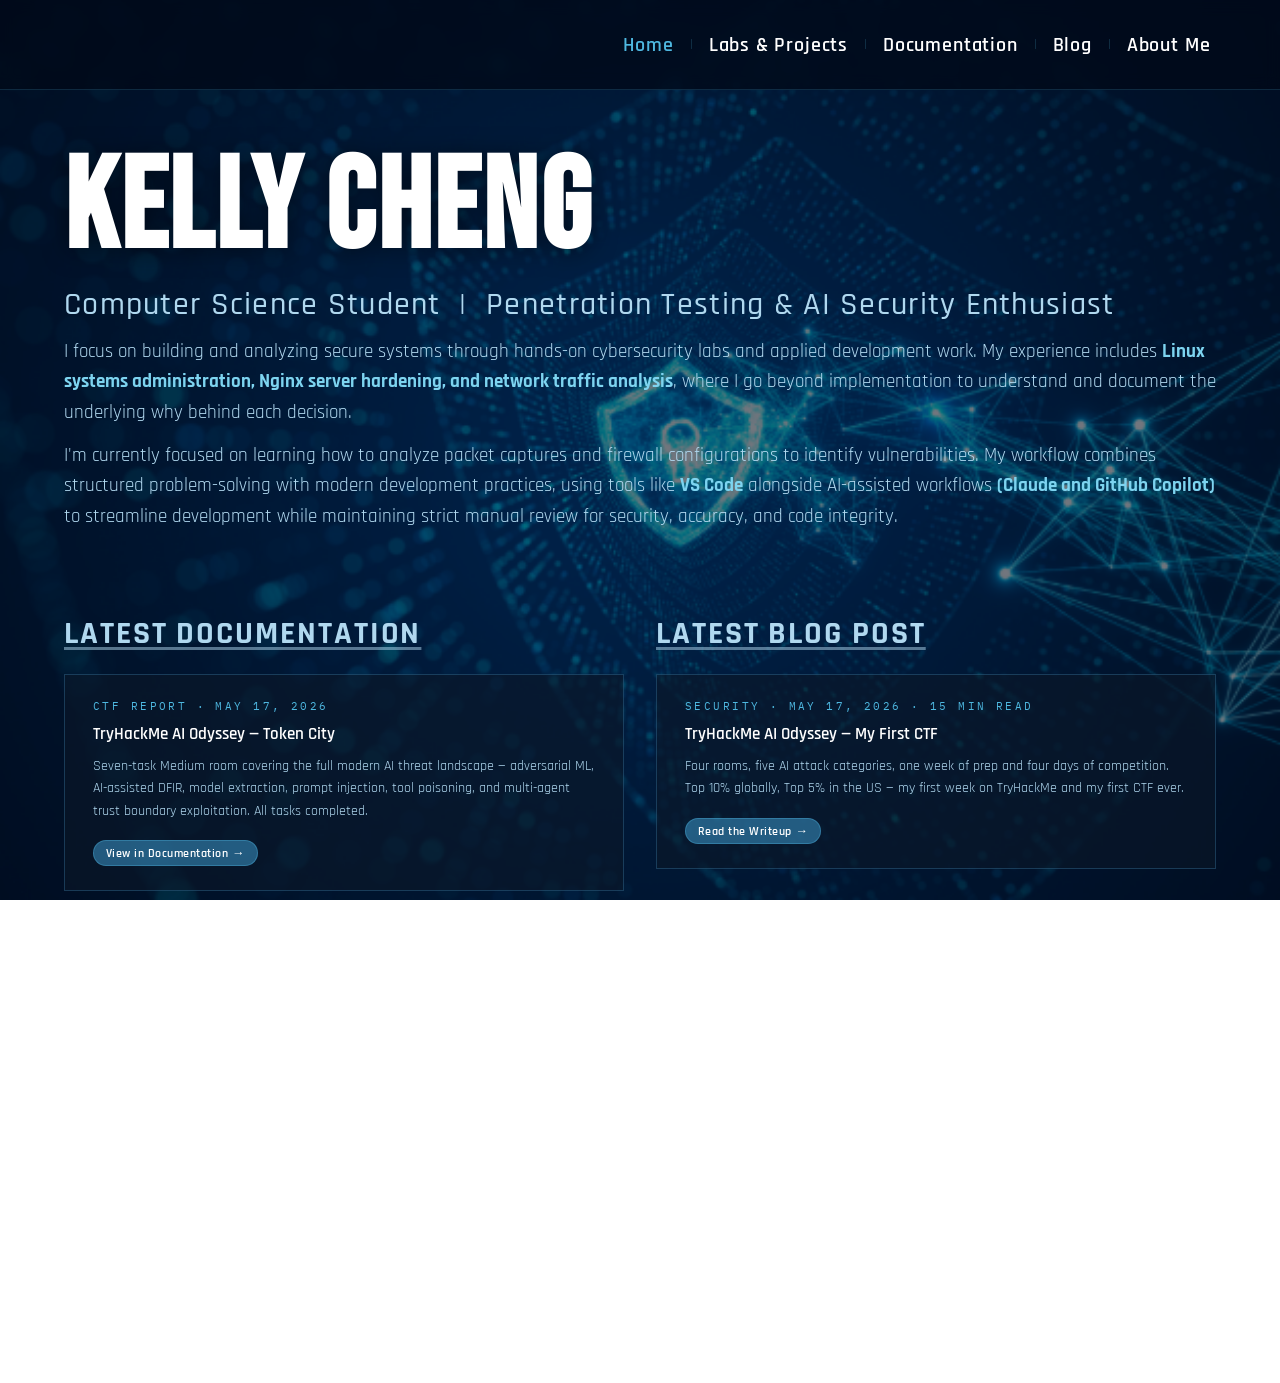
<file: index.html>
<!DOCTYPE html>
<html lang="en">
<head>
  <meta charset="UTF-8" />
  <meta name="viewport" content="width=device-width, initial-scale=1.0" />
  <title>Kelly Cheng</title>
  <link rel="stylesheet" href="style.css" />
  <style>
    /* Home page: bg path is relative to root */
    body { background-image: url('images/cyber-bg.jpg'); }

    /* ── Latest updates strip ── */
    .home-latest {
      display: grid;
      grid-template-columns: 1fr 1fr;
      gap: 32px;
      padding: 48px 4rem 0;
    }
    .home-latest-col h2.section-heading { margin-bottom: 20px; }
    .latest-card {
      border: 1px solid rgba(93,196,255,0.22);
      background: rgba(10,24,40,0.6);
      padding: 24px 28px;
      position: relative;
      transition: border-color 220ms ease, box-shadow 220ms ease;
    }
    .latest-card::before {
      content: ''; position: absolute; top: 0; left: 0; width: 100%; height: 2px;
      background: var(--accent); transform: scaleX(0); transform-origin: left;
      transition: transform 280ms ease;
    }
    .latest-card:hover { border-color: var(--accent); box-shadow: 0 8px 32px rgba(93,196,255,0.10); }
    .latest-card:hover::before { transform: scaleX(1); }
    .latest-meta {
      font-family: 'IBM Plex Mono', monospace;
      font-size: 11px; letter-spacing: 0.22em; text-transform: uppercase;
      color: var(--accent); margin-bottom: 10px;
    }
    .latest-title {
      font-size: 17px; font-weight: 600; color: var(--text);
      margin-bottom: 10px; line-height: 1.3;
    }
    .latest-excerpt {
      font-size: 14px; color: var(--subtext); line-height: 1.6; margin-bottom: 18px;
    }
    @media (max-width: 860px) {
      .home-latest { grid-template-columns: 1fr; padding: 36px 1.5rem 0; }
    }
  </style>
</head>
<body>

  <!-- ── Navigation ── -->
  <nav>
    <button class="nav-toggle" aria-label="Toggle navigation" aria-expanded="false">
      <span></span><span></span><span></span>
    </button>
    <ul>
      <li><a href="index.html" class="active">Home</a></li>
      <li><a href="labs-projects/index.html">Labs &amp; Projects</a></li>
      <li><a href="documentation/index.html">Documentation</a></li>
      <li><a href="blog/index.html">Blog</a></li>
      <li><a href="aboutme/index.html">About Me</a></li>
    </ul>
  </nav>

  <div class="page">

    <!-- ── Hero ── -->
    <section class="home-hero">
      <h1 class="home-name">Kelly Cheng</h1>
      <p class="home-subtitle">Computer Science Student &nbsp;|&nbsp; Penetration Testing &amp; AI Security Enthusiast</p>
            <p>
              I focus on building and analyzing secure systems through hands-on cybersecurity labs and 
              applied development work. My experience includes <strong>Linux systems administration, Nginx server 
              hardening, and network traffic analysis</strong>, where I go beyond implementation to understand and 
              document the underlying why behind each decision.
            </p>      
            <p>
              I'm currently focused on learning how to analyze packet captures and firewall configurations to identify vulnerabilities.
              My workflow combines structured problem-solving with modern development practices, using tools like <strong>VS Code</strong> 
              alongside AI-assisted workflows <strong>(Claude and GitHub Copilot)</strong> to streamline development while maintaining 
              strict manual review for security, accuracy, and code integrity.
            </p>
    </section>

    <!-- ── Latest Updates ── -->
    <section class="home-latest">

      <!-- Latest Documentation -->
      <div class="home-latest-col">
        <h2 class="section-heading">Latest Documentation</h2>
        <div class="latest-card">
          <div class="latest-meta">CTF Report &middot; May 17, 2026</div>
          <div class="latest-title">TryHackMe AI Odyssey &mdash; Token City</div>
          <p class="latest-excerpt">Seven-task Medium room covering the full modern AI threat landscape — adversarial ML, AI-assisted DFIR, model extraction, prompt injection, tool poisoning, and multi-agent trust boundary exploitation. All tasks completed.</p>
          <div class="card-links">
            <a class="pill" href="documentation/index.html">View in Documentation &rarr;</a>
          </div>
        </div>
      </div>

      <!-- Latest Blog Post -->
      <div class="home-latest-col">
        <h2 class="section-heading">Latest Blog Post</h2>
        <div class="latest-card">
          <div class="latest-meta">Security &middot; May 17, 2026 &middot; 15 min read</div>
          <div class="latest-title">TryHackMe AI Odyssey &mdash; My First CTF</div>
          <p class="latest-excerpt">Four rooms, five AI attack categories, one week of prep and four days of competition. Top 10% globally, Top 5% in the US &mdash; my first week on TryHackMe and my first CTF ever.</p>
          <div class="card-links">
            <a class="pill" href="blog/index.html">Read the Writeup &rarr;</a>
          </div>
        </div>
      </div>

    </section>

    <!-- ── Highlights ── -->
    <section class="home-highlights">

      <!-- Cybersecurity Lab Highlights -->
      <div>
        <h2 class="section-heading">Cybersecurity Lab Highlights</h2>
        <div class="cards-grid">

          <!-- Card: Linux Server Hardening -->
          <div class="card">
            <img
              class="card-img"
              src="images/linux-card.png"
              alt="Linux Server Hardening"
              onerror="this.style.display='none'; this.nextElementSibling.style.display='flex';"
            />
            <div class="card-img-placeholder" style="display:none;">🐧</div>
            <div class="card-body">
              <div class="card-title">Linux Server Hardening</div>
              <div class="card-desc">Secured an Nginx server on a Linux VM, configuring firewalls and hardening service configurations.</div>
              <div class="card-links">
                <a class="pill" href="https://github.com/kellyjcheng/linux-security-lab" target="_blank" rel="noopener">Repository</a>
              </div>
            </div>
          </div>

        </div>
      </div>

      <!-- CS Project Highlights -->
      <div>
        <h2 class="section-heading">CS Project Highlights</h2>
        <div class="cards-grid">

          <!-- Port Scanner -->
          <div class="card">
            <img
              class="card-img"
              src="images/Network-Port-scanning-Tools-Featured.webp"
              alt="Port Scanner"
              onerror="this.style.display='none'; this.nextElementSibling.style.display='flex';"
            />
            <div class="card-img-placeholder" style="display:none;">🔍</div>
            <div class="card-body">
              <div class="card-title">Port Scanner</div>
              <div class="card-desc">A Python-based TCP port scanner for probing hosts and identifying open ports and running services.</div>
              <div class="card-links">
                <a class="pill" href="https://github.com/kellyjcheng/port-scanner" target="_blank" rel="noopener">Repository</a>
              </div>
            </div>
          </div>

          <!-- Productivity App -->
          <div class="card">
            <img
              class="card-img"
              src="images/electron_app.png"
              alt="Productivity App"
              onerror="this.style.display='none'; this.nextElementSibling.style.display='flex';"
            />
            <div class="card-img-placeholder" style="display:none;">💻</div>
            <div class="card-body">
              <div class="card-title">Productivity App</div>
              <div class="card-desc">A desktop app built with Electron, React, and Vite that aggregates real-time news, weather, tasks, and stock market data into a single always-available window.</div>
              <div class="card-links">
                <a class="pill" href="https://github.com/kellyjcheng/productivity_app" target="_blank" rel="noopener">Repository</a>
              </div>
            </div>
          </div>

        </div>
      </div>

    </section>
  </div>

  <script src="nav.js"></script>
</body>
</html>
</file>
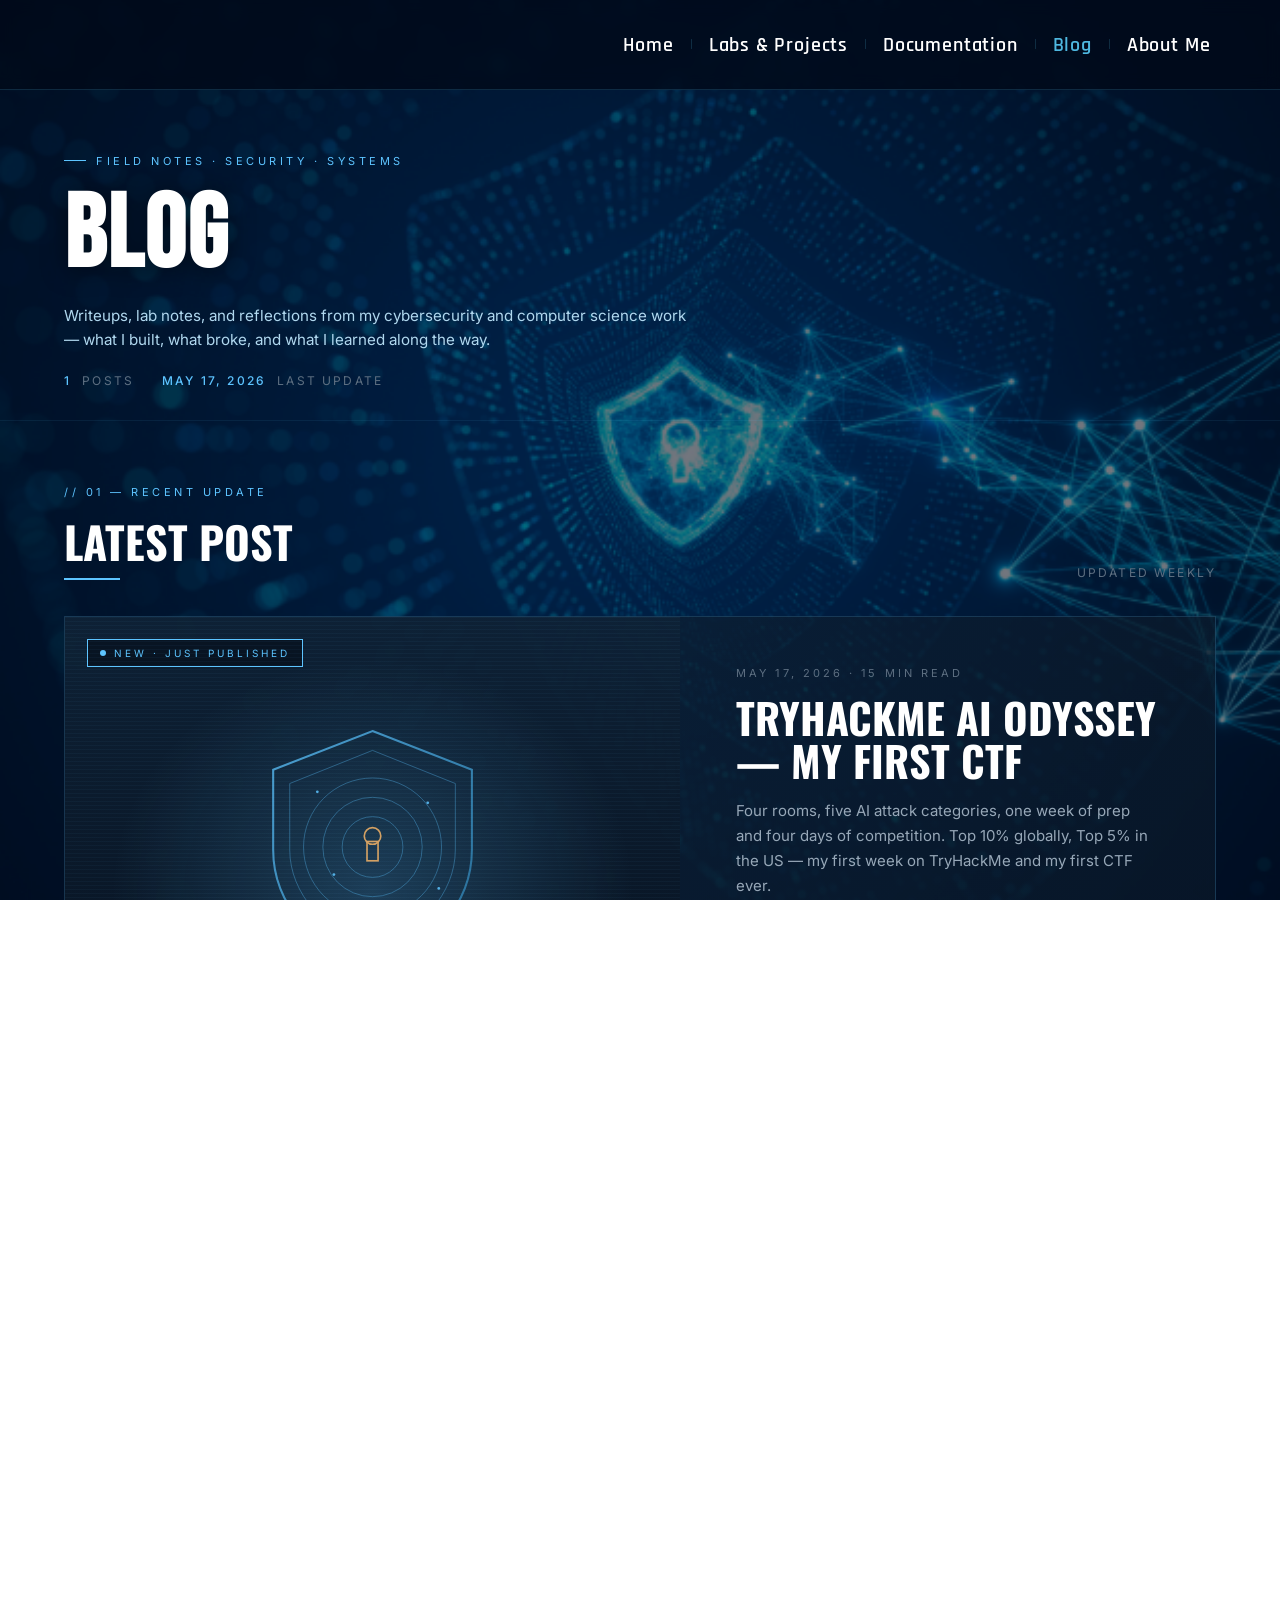
<file: blog/index.html>
<!DOCTYPE html>
<html lang="en">
<head>
  <meta charset="UTF-8" />
  <meta name="viewport" content="width=device-width, initial-scale=1.0" />
  <title>Blog | Kelly Cheng</title>
  <link rel="preconnect" href="https://fonts.googleapis.com" />
  <link rel="preconnect" href="https://fonts.gstatic.com" crossorigin />
  <link href="https://fonts.googleapis.com/css2?family=Barlow+Condensed:wght@600;700;800;900&family=Oswald:wght@500;600;700&family=Inter:wght@300;400;500;600;700&family=JetBrains+Mono:wght@400;500&display=swap" rel="stylesheet" />
  <link rel="stylesheet" href="../style.css" />
  <style>
    body { background-image: url('../images/cyber-bg.jpg'); }

    /* Blog-specific tokens (prefixed to avoid colliding with style.css) */
    :root {
      --bl-line:      rgba(93,196,255,0.18);
      --bl-line-soft: rgba(93,196,255,0.08);
      --bl-ink-dim:   #97a8b8;
      --bl-ink-mute:  #5d6f81;
      --bl-cyan:      #5dc4ff;
    }

    /* ── Blog hero (sits inside .page which already has 90px top padding) ── */
    .blog-hero {
      padding: 3.5rem 4rem 2rem;
      border-bottom: 1px solid var(--bl-line-soft);
    }
    .blog-eyebrow {
      display: inline-flex; align-items: center; gap: 10px;
      font-family: 'Inter', sans-serif;
      font-size: 11px; letter-spacing: 0.32em; color: var(--bl-cyan);
      text-transform: uppercase; margin-bottom: 18px;
    }
    .blog-eyebrow::before {
      content: ''; display: inline-block; width: 22px; height: 1px; background: var(--bl-cyan);
    }
    .blog-sub {
      margin: 0.6rem 0 0; max-width: 640px;
      color: var(--subtext); font-family: 'Inter', sans-serif;
      font-size: 0.95rem; line-height: 1.6;
    }
    .blog-meta {
      margin-top: 1.25rem; display: flex; gap: 28px; flex-wrap: wrap;
      font-family: 'Inter', sans-serif;
      font-size: 12px; letter-spacing: 0.18em; text-transform: uppercase; color: var(--bl-ink-mute);
    }
    .blog-meta b { color: var(--bl-cyan); font-weight: 500; margin-right: 6px; }

    /* ── Content sections ── */
    .bl-section { padding: 64px 4rem; }
    .bl-section + .bl-section { padding-top: 0; }
    .bl-section-header {
      display: flex; align-items: flex-end; justify-content: space-between;
      gap: 24px; margin-bottom: 36px;
    }
    .bl-kicker {
      display: block; font-family: 'Inter', sans-serif;
      color: var(--bl-cyan); font-size: 11px; letter-spacing: 0.32em;
      text-transform: uppercase; margin-bottom: 10px;
    }
    .bl-title {
      font-family: 'Oswald', sans-serif; text-transform: uppercase;
      font-size: clamp(1.75rem, 4.5vw, 2.75rem); font-weight: 700; margin: 0;
      color: var(--text); position: relative; padding-bottom: 6px;
    }
    .bl-title::after {
      content: ''; position: absolute; left: 0; bottom: 0;
      width: 56px; height: 2px; background: var(--bl-cyan);
    }
    .bl-aside {
      font-family: 'Inter', sans-serif;
      color: var(--bl-ink-mute); font-size: 12px; letter-spacing: 0.18em; text-transform: uppercase;
    }

    /* ── Latest post feature card ── */
    .feature {
      display: grid; grid-template-columns: 1.15fr 1fr;
      border: 1px solid var(--bl-line);
      background: linear-gradient(135deg, rgba(14,34,54,0.7), rgba(10,24,40,0.7));
      overflow: hidden;
    }
    .feature-media {
      position: relative; min-height: 460px;
      background:
        radial-gradient(ellipse at 50% 60%, rgba(93,196,255,0.22), transparent 60%),
        linear-gradient(180deg, rgba(14,34,54,0.9), rgba(7,17,30,0.9));
      overflow: hidden; display: flex; align-items: center; justify-content: center;
    }
    .feature-media svg.glyph { width: 60%; height: 60%; opacity: 0.85; }
    .feature-media::after {
      content: ''; position: absolute; inset: 0;
      background: repeating-linear-gradient(0deg, transparent 0 3px, rgba(93,196,255,0.04) 3px 4px);
      mix-blend-mode: screen; pointer-events: none;
    }
    .feature-tag {
      position: absolute; top: 22px; left: 22px;
      display: inline-flex; align-items: center; gap: 8px;
      padding: 7px 12px; border: 1px solid var(--bl-cyan);
      background: rgba(7,17,30,0.75); backdrop-filter: blur(4px);
      color: var(--bl-cyan); font-family: 'Inter', sans-serif;
      font-size: 10px; letter-spacing: 0.3em; text-transform: uppercase;
    }
    .feature-tag .pulse {
      width: 6px; height: 6px; border-radius: 50%; background: var(--bl-cyan);
      animation: pulse 2.2s ease-out infinite;
    }
    @keyframes pulse {
      0%   { box-shadow: 0 0 0 0   rgba(93,196,255,0.7); }
      70%  { box-shadow: 0 0 0 10px rgba(93,196,255,0); }
      100% { box-shadow: 0 0 0 0   rgba(93,196,255,0); }
    }
    .feature-body {
      padding: 48px 56px; display: flex; flex-direction: column; justify-content: center;
    }
    .feature-date {
      font-family: 'Inter', sans-serif;
      color: var(--bl-ink-mute); font-size: 11px; letter-spacing: 0.28em;
      text-transform: uppercase; margin-bottom: 16px;
    }
    .feature-title {
      font-family: 'Oswald', sans-serif; text-transform: uppercase;
      font-size: clamp(1.6rem, 4vw, 2.625rem); line-height: 1.02; margin: 0 0 18px; color: #fff; font-weight: 700;
    }
    .feature-excerpt {
      font-family: 'Inter', sans-serif;
      color: var(--bl-ink-dim); line-height: 1.65; font-size: 15px; margin: 0 0 28px;
    }
    .chip-row { display: flex; flex-wrap: wrap; gap: 8px; margin-bottom: 28px; }
    .chip {
      font-family: 'Inter', sans-serif;
      padding: 6px 14px; border: 1px solid var(--bl-cyan);
      color: var(--bl-cyan); font-size: 11px; letter-spacing: 0.16em;
      text-transform: uppercase; border-radius: 999px; background: transparent;
    }
    .feature-cta {
      font-family: 'Inter', sans-serif;
      display: inline-flex; align-items: center; gap: 12px;
      padding: 14px 22px; border: 1px solid var(--bl-cyan); color: var(--bl-cyan);
      font-size: 12px; letter-spacing: 0.3em; text-transform: uppercase;
      width: max-content; cursor: pointer; background: transparent;
      transition: background 200ms ease, color 200ms ease;
    }
    .feature-cta:hover { background: var(--bl-cyan); color: #07111e; }
    .feature-cta svg { transition: transform 200ms ease; }
    .feature-cta:hover svg { transform: translateX(4px); }

    /* ── Highlights ── */
    .highlights { display: grid; grid-template-columns: repeat(3,1fr); gap: 24px; }
    .hl-card {
      border: 1px solid var(--bl-line); background: rgba(10,24,40,0.6);
      padding: 28px; cursor: pointer; transition: all 220ms ease;
      position: relative; overflow: hidden;
      display: flex; flex-direction: column; min-height: 320px;
      color: inherit; text-decoration: none;
    }
    .hl-card::before {
      content: ''; position: absolute; top: 0; left: 0; width: 100%; height: 2px;
      background: var(--bl-cyan); transform: scaleX(0); transform-origin: left;
      transition: transform 280ms ease;
    }
    .hl-card:hover { border-color: var(--bl-cyan); transform: translateY(-4px); box-shadow: 0 12px 40px rgba(93,196,255,0.12); }
    .hl-card:hover::before { transform: scaleX(1); }
    .hl-num { font-family: 'JetBrains Mono', monospace; font-size: 11px; color: var(--bl-cyan); letter-spacing: 0.2em; }
    .hl-meta { display: flex; justify-content: space-between; align-items: center; margin-bottom: 24px; }
    .hl-cat { font-family: 'Inter', sans-serif; color: var(--bl-ink-mute); font-size: 10px; letter-spacing: 0.3em; text-transform: uppercase; }
    .hl-title { font-family: 'Oswald', sans-serif; text-transform: uppercase; font-size: clamp(1.125rem, 2.2vw, 1.5rem); line-height: 1.08; color: #fff; margin: 0 0 16px; font-weight: 600; }
    .hl-excerpt { font-family: 'Inter', sans-serif; color: var(--bl-ink-dim); font-size: 14px; line-height: 1.6; margin: 0 0 24px; flex: 1; }
    .hl-foot { display: flex; justify-content: space-between; align-items: center; font-family: 'Inter', sans-serif; font-size: 11px; letter-spacing: 0.16em; text-transform: uppercase; color: var(--bl-ink-mute); }
    .hl-read { color: var(--bl-cyan); }

    /* ── All Posts feed ── */
    .feed-toolbar {
      display: flex; gap: 16px; align-items: center; flex-wrap: wrap;
      padding: 18px 0; margin-bottom: 24px;
      border-top: 1px solid var(--bl-line-soft); border-bottom: 1px solid var(--bl-line-soft);
    }
    .filter-pills { display: flex; gap: 8px; flex-wrap: wrap; }
    .filter-pill {
      font-family: 'Inter', sans-serif;
      padding: 8px 16px; border: 1px solid var(--bl-line);
      background: transparent; color: var(--bl-ink-dim);
      font-size: 11px; letter-spacing: 0.2em; text-transform: uppercase;
      border-radius: 999px; cursor: pointer; transition: all 160ms ease;
    }
    .filter-pill:hover { color: #e6f0fa; border-color: rgba(93,196,255,0.4); }
    .filter-pill.active { background: var(--bl-cyan); color: #07111e; border-color: var(--bl-cyan); }
    .search-wrap {
      margin-left: auto; display: flex; align-items: center; gap: 10px;
      padding: 8px 14px; border: 1px solid var(--bl-line); border-radius: 999px;
      min-width: 260px; transition: border-color 160ms ease;
    }
    .search-wrap:focus-within { border-color: var(--bl-cyan); }
    .search-wrap svg { color: var(--bl-ink-mute); flex-shrink: 0; }
    .search-wrap input {
      background: transparent; border: none; outline: none; color: #e6f0fa;
      font-family: 'Inter', sans-serif; font-size: 13px; flex: 1; width: 100%;
    }
    .search-wrap input::placeholder { color: var(--bl-ink-mute); }
    .feed { display: grid; grid-template-columns: 1fr; border-top: 1px solid var(--bl-line-soft); }
    .feed-row {
      display: grid; grid-template-columns: 110px 1fr 220px 90px;
      align-items: center; gap: 28px; padding: 22px 8px;
      border-bottom: 1px solid var(--bl-line-soft);
      cursor: pointer; transition: background 200ms ease, padding-left 200ms ease;
      position: relative; text-decoration: none; color: inherit;
    }
    .feed-row::before {
      content: ''; position: absolute; left: 0; top: 0; bottom: 0; width: 2px;
      background: var(--bl-cyan); transform: scaleY(0); transform-origin: top;
      transition: transform 220ms ease;
    }
    .feed-row:hover { background: rgba(93,196,255,0.04); padding-left: 22px; }
    .feed-row:hover::before { transform: scaleY(1); }
    .feed-date { font-family: 'JetBrains Mono', monospace; font-size: 12px; color: var(--bl-ink-mute); }
    .feed-date .yr { color: var(--bl-cyan); }
    .feed-main { min-width: 0; }
    .feed-title { font-family: 'Oswald', sans-serif; text-transform: uppercase; font-size: clamp(1rem, 2.2vw, 1.375rem); color: #fff; margin: 0 0 6px; font-weight: 600; transition: color 160ms ease; }
    .feed-row:hover .feed-title { color: var(--bl-cyan); }
    .feed-snip { font-family: 'Inter', sans-serif; color: var(--bl-ink-mute); font-size: 13px; line-height: 1.5; margin: 0; overflow: hidden; text-overflow: ellipsis; display: -webkit-box; -webkit-line-clamp: 1; -webkit-box-orient: vertical; }
    .feed-tags { display: flex; flex-wrap: wrap; gap: 6px; }
    .feed-tag { font-family: 'Inter', sans-serif; font-size: 10px; letter-spacing: 0.16em; text-transform: uppercase; color: var(--bl-cyan); border: 1px solid rgba(93,196,255,0.35); padding: 4px 10px; border-radius: 999px; }
    .feed-read { font-family: 'JetBrains Mono', monospace; text-align: right; font-size: 11px; letter-spacing: 0.18em; text-transform: uppercase; color: var(--bl-ink-mute); }
    .feed-empty { padding: 80px 20px; text-align: center; font-family: 'Inter', sans-serif; color: var(--bl-ink-mute); font-size: 14px; letter-spacing: 0.1em; text-transform: uppercase; border-bottom: 1px solid var(--bl-line-soft); }
    .feed-foot { margin-top: 32px; display: flex; justify-content: space-between; align-items: center; font-family: 'Inter', sans-serif; color: var(--bl-ink-mute); font-size: 12px; letter-spacing: 0.2em; text-transform: uppercase; }
    .feed-count b { color: var(--bl-cyan); font-weight: 500; }

    @media (max-width: 980px) {
      .feature { grid-template-columns: 1fr; }
      .feature-media { min-height: 280px; }
      .feature-body { padding: 36px 32px; }
      .highlights { grid-template-columns: 1fr; }
      .bl-section { padding: 48px 1.5rem; }
      .blog-hero { padding: 2rem 1.5rem 1.5rem; }
      .feed-row { grid-template-columns: 80px 1fr; }
      .feed-tags, .feed-read { display: none; }
      .bl-section-header { flex-direction: column; align-items: flex-start; }
    }

    /* ═══════════════════════════════════════════════
       POST MODAL
       ═══════════════════════════════════════════════ */

    /* Scoped CSS vars — inherited by all modal children */
    .overlay {
      --mo-panel-border:        rgba(120,170,255,0.22);
      --mo-panel-border-strong: rgba(140,190,255,0.40);
      --mo-panel-tint:          rgba(20,42,92,0.55);
      --mo-panel-tint-strong:   rgba(15,32,78,0.78);
      --mo-accent:              #4ea3ff;
      --mo-accent-bright:       #7fc0ff;
      --mo-accent-dim:          #3a7ad9;
      --mo-text:                #eaf1ff;
      --mo-muted:               #9eb1d8;
      --mo-dim:                 #6378a3;
      --mo-warn:                #ffb766;
      --mo-danger:              #ff7a7a;

      position: fixed; inset: 0; z-index: 1000;
      background: rgba(2,6,20,0.55);
      backdrop-filter: blur(8px); -webkit-backdrop-filter: blur(8px);
      display: flex; align-items: center; justify-content: center;
      padding: 4vh 4vw;
      opacity: 0; pointer-events: none;
      transition: opacity 0.35s ease;
    }
    .overlay.open { opacity: 1; pointer-events: auto; }

    .modal {
      position: relative;
      width: min(960px, 100%); height: min(92vh, 900px);
      background:
        linear-gradient(180deg, rgba(40,80,160,0.22), rgba(15,32,78,0.18)),
        var(--mo-panel-tint);
      backdrop-filter: blur(28px) saturate(140%); -webkit-backdrop-filter: blur(28px) saturate(140%);
      border: 1px solid var(--mo-panel-border-strong);
      border-radius: 14px;
      box-shadow: 0 0 0 1px rgba(140,190,255,0.05), 0 30px 80px rgba(0,10,40,0.55), 0 0 120px rgba(78,163,255,0.10);
      overflow: hidden; display: flex; flex-direction: column;
      transform: translateY(16px) scale(0.98);
      transition: transform 0.4s cubic-bezier(0.2,0.8,0.2,1);
    }
    .overlay.open .modal { transform: none; }
    .modal::before {
      content: ''; position: absolute; top: 0; left: 0; right: 0; height: 1px;
      background: linear-gradient(90deg, transparent, rgba(140,200,255,0.6), transparent);
      pointer-events: none;
    }

    .modal-header {
      flex-shrink: 0; display: flex; align-items: center; justify-content: space-between;
      padding: 20px 28px;
      border-bottom: 1px solid rgba(140,190,255,0.14);
      background: linear-gradient(180deg, rgba(20,50,110,0.45), rgba(20,50,110,0.15));
    }
    .mo-header-id {
      font-family: 'JetBrains Mono', monospace;
      font-size: 11px; letter-spacing: 0.18em; color: var(--mo-accent);
      text-transform: uppercase; display: flex; align-items: center; gap: 12px;
    }
    .mo-header-id::before { content: ''; width: 24px; height: 2px; background: var(--mo-accent); }
    .mo-live {
      width: 7px; height: 7px; border-radius: 50%; background: var(--mo-accent);
      animation: moPulse 2s infinite; margin-left: 4px;
    }
    @keyframes moPulse {
      0%   { box-shadow: 0 0 0 0   rgba(78,163,255,0.55); }
      70%  { box-shadow: 0 0 0 9px rgba(78,163,255,0); }
      100% { box-shadow: 0 0 0 0   rgba(78,163,255,0); }
    }
    .mo-header-title {
      font-family: 'Barlow Condensed', sans-serif;
      font-weight: 700; font-size: 22px; text-transform: uppercase;
      letter-spacing: 0.02em; color: #fff;
    }
    .mo-close-btn {
      width: 38px; height: 38px;
      background: rgba(78,163,255,0.08); border: 1px solid rgba(140,190,255,0.25);
      border-radius: 8px; color: var(--mo-text); cursor: pointer;
      display: flex; align-items: center; justify-content: center;
      transition: all 0.2s;
    }
    .mo-close-btn:hover {
      background: rgba(255,100,100,0.15); border-color: rgba(255,130,130,0.5);
      color: #ffb0b0; transform: rotate(90deg);
    }
    .mo-close-btn svg { width: 16px; height: 16px; }

    .modal-body {
      flex: 1; overflow-y: auto; overflow-x: hidden;
      padding: 36px 44px 48px;
      scrollbar-width: thin; scrollbar-color: rgba(140,190,255,0.3) transparent;
      color: var(--mo-text); font-family: 'Inter', sans-serif;
    }
    .modal-body::-webkit-scrollbar { width: 10px; }
    .modal-body::-webkit-scrollbar-track { background: transparent; }
    .modal-body::-webkit-scrollbar-thumb {
      background: rgba(140,190,255,0.25); border-radius: 10px;
      border: 2px solid transparent; background-clip: padding-box;
    }
    .modal-body::-webkit-scrollbar-thumb:hover { background: rgba(140,190,255,0.45); background-clip: padding-box; border: 2px solid transparent; }

    /* ── Hero inside modal ── */
    .mo-hero { margin-bottom: 36px; }
    .mo-hero-tag {
      display: inline-flex; align-items: center; gap: 10px;
      font-family: 'JetBrains Mono', monospace; font-size: 11px; font-weight: 600;
      color: var(--mo-accent); letter-spacing: 0.14em; text-transform: uppercase;
      background: rgba(78,163,255,0.10); border: 1px solid rgba(78,163,255,0.28);
      border-radius: 4px; padding: 6px 12px; margin-bottom: 24px;
    }
    .mo-hero-tag::before {
      content: ''; width: 6px; height: 6px; border-radius: 50%;
      background: var(--mo-accent); box-shadow: 0 0 6px var(--mo-accent);
    }
    .mo-title {
      font-family: 'Barlow Condensed', sans-serif; font-weight: 800;
      font-size: clamp(40px,5.8vw,64px); line-height: 0.95;
      letter-spacing: -0.01em; color: #fff; margin-bottom: 18px; text-transform: uppercase;
    }
    .mo-title em { font-style: normal; color: var(--mo-accent-bright); display: block; }
    .mo-hero-meta {
      display: flex; flex-wrap: wrap; gap: 14px 22px;
      font-family: 'JetBrains Mono', monospace; font-size: 12px;
      color: var(--mo-muted); letter-spacing: 0.06em; text-transform: uppercase; margin-top: 18px;
    }
    .mo-hero-meta .dot { color: var(--mo-dim); }
    .mo-hero-lead {
      margin-top: 28px; font-size: 17px; line-height: 1.7;
      color: rgba(234,241,255,0.88);
      border-left: 2px solid var(--mo-accent); padding-left: 18px;
    }

    /* ── Stats ── */
    .mo-stats { display: grid; grid-template-columns: repeat(auto-fit,minmax(150px,1fr)); gap: 12px; margin: 36px 0; }
    .mo-stat {
      background: rgba(20,45,100,0.35); border: 1px solid rgba(140,190,255,0.16);
      border-radius: 10px; padding: 20px 16px;
      transition: border-color 0.2s, transform 0.2s, background 0.2s;
    }
    .mo-stat:hover { border-color: rgba(140,190,255,0.4); background: rgba(30,60,130,0.45); transform: translateY(-2px); }
    .mo-stat-val {
      font-family: 'Barlow Condensed', sans-serif; font-weight: 800;
      font-size: 32px; line-height: 1; color: #fff; margin-bottom: 8px; letter-spacing: 0.01em;
    }
    .mo-stat-val.a { color: var(--mo-accent-bright); }
    .mo-stat-val.b { color: #9ed1ff; }
    .mo-stat-val.c { color: var(--mo-warn); }
    .mo-stat-val.d { color: #c5b6ff; }
    .mo-stat-label { font-family: 'JetBrains Mono', monospace; font-size: 11px; color: var(--mo-muted); line-height: 1.45; letter-spacing: 0.04em; }

    /* ── Badge card ── */
    .mo-badge-card {
      display: grid; grid-template-columns: auto 1fr; gap: 22px; align-items: center;
      background: linear-gradient(180deg, rgba(78,163,255,0.10), rgba(78,163,255,0.04)), rgba(15,32,78,0.45);
      border: 1px solid rgba(127,192,255,0.30); border-radius: 12px;
      padding: 22px 26px; margin: 36px 0; position: relative; overflow: hidden;
    }
    .mo-badge-card::before {
      content: ''; position: absolute; inset: 0;
      background: radial-gradient(220px 140px at 12% 50%, rgba(255,90,90,0.10), transparent 70%);
      pointer-events: none;
    }
    .mo-badge-img { position: relative; width: 96px; height: auto; filter: drop-shadow(0 6px 18px rgba(0,0,0,0.45)); flex-shrink: 0; }
    .mo-badge-text { position: relative; }
    .mo-badge-eyebrow {
      font-family: 'JetBrains Mono', monospace; font-size: 11px; font-weight: 600;
      letter-spacing: 0.14em; text-transform: uppercase; color: var(--mo-accent-bright);
      display: flex; align-items: center; gap: 10px; margin-bottom: 8px;
    }
    .mo-badge-eyebrow::before { content: ''; width: 6px; height: 6px; border-radius: 50%; background: var(--mo-accent-bright); box-shadow: 0 0 8px var(--mo-accent-bright); }
    .mo-badge-title { font-family: 'Barlow Condensed', sans-serif; font-weight: 800; font-size: 26px; line-height: 1; color: #fff; text-transform: uppercase; letter-spacing: 0.01em; margin-bottom: 6px; }
    .mo-badge-desc { font-size: 14px; line-height: 1.55; color: rgba(234,241,255,0.82); margin: 0; }
    .mo-badge-meta { margin-top: 10px; font-family: 'JetBrains Mono', monospace; font-size: 10.5px; letter-spacing: 0.10em; text-transform: uppercase; color: var(--mo-muted); display: flex; gap: 14px; flex-wrap: wrap; }
    .mo-badge-meta b { color: var(--mo-accent); font-weight: 600; }

    /* ── Divider ── */
    .mo-divider { border: none; border-top: 1px solid rgba(140,190,255,0.14); margin: 44px 0; }

    /* ── Content headings ── */
    .modal-body h2 {
      font-family: 'Barlow Condensed', sans-serif; font-weight: 700;
      font-size: 30px; color: #fff; text-transform: uppercase; letter-spacing: 0.01em;
      margin: 44px 0 18px; display: flex; align-items: center; gap: 14px;
    }
    .modal-body h2::before { content: ''; width: 28px; height: 2px; background: var(--mo-accent); }
    .modal-body h2:first-child { margin-top: 0; }
    .modal-body h3 {
      font-family: 'Barlow Condensed', sans-serif; font-weight: 600;
      font-size: 20px; color: rgba(255,255,255,0.92); text-transform: uppercase;
      letter-spacing: 0.04em; margin: 30px 0 12px;
    }
    .modal-body p { color: rgba(234,241,255,0.85); margin-bottom: 18px; font-size: 15.5px; line-height: 1.72; }
    .modal-body p:last-child { margin-bottom: 0; }
    .modal-body a { color: var(--mo-accent-bright); text-decoration: none; border-bottom: 1px dashed rgba(127,192,255,0.4); }
    .modal-body a:hover { color: #fff; border-bottom-color: #fff; }
    .modal-body code { font-family: 'JetBrains Mono', monospace; font-size: 12.5px; background: rgba(10,25,60,0.65); border: 1px solid rgba(140,190,255,0.18); border-radius: 4px; padding: 2px 6px; color: var(--mo-accent-bright); }

    /* ── Room cards ── */
    .mo-room-grid { display: grid; gap: 14px; margin: 24px 0; }
    .mo-room-card {
      background: rgba(15,35,80,0.40); border: 1px solid rgba(140,190,255,0.16);
      border-radius: 12px; padding: 22px;
      display: grid; grid-template-columns: 1fr auto; gap: 18px; align-items: start;
      transition: border-color 0.2s, background 0.2s;
    }
    .mo-room-card:hover { border-color: rgba(140,190,255,0.34); background: rgba(25,55,120,0.45); }
    .mo-room-card.highlight { border-color: rgba(127,192,255,0.45); background: rgba(30,70,150,0.40); }
    .mo-room-name { font-family: 'Barlow Condensed', sans-serif; font-weight: 700; font-size: 19px; color: #fff; text-transform: uppercase; letter-spacing: 0.02em; margin-bottom: 6px; }
    .mo-room-desc { font-size: 14px; color: var(--mo-muted); line-height: 1.55; }
    .mo-room-badge { font-family: 'JetBrains Mono', monospace; font-size: 10px; font-weight: 600; letter-spacing: 0.12em; text-transform: uppercase; padding: 5px 10px; border-radius: 5px; white-space: nowrap; }
    .mo-badge-easy   { background: rgba(127,192,255,0.10); color: var(--mo-accent-bright); border: 1px solid rgba(127,192,255,0.30); }
    .mo-badge-medium { background: rgba(78,163,255,0.10);  color: var(--mo-accent);        border: 1px solid rgba(78,163,255,0.35); }
    .mo-badge-hard   { background: rgba(255,183,102,0.08); color: var(--mo-warn);           border: 1px solid rgba(255,183,102,0.30); }
    .mo-badge-insane { background: rgba(255,122,122,0.08); color: var(--mo-danger);         border: 1px solid rgba(255,122,122,0.30); }
    .mo-room-progress { grid-column: 1 / -1; margin-top: 8px; }
    .mo-progress-label { display: flex; justify-content: space-between; font-family: 'JetBrains Mono', monospace; font-size: 10.5px; color: var(--mo-dim); letter-spacing: 0.08em; text-transform: uppercase; margin-bottom: 6px; }
    .mo-progress-bar { height: 4px; background: rgba(10,25,60,0.55); border-radius: 2px; overflow: hidden; }
    .mo-progress-fill { height: 100%; border-radius: 2px; width: 0; transition: width 1.4s cubic-bezier(.2,.8,.2,1); }
    .mo-fill-a { background: linear-gradient(90deg, var(--mo-accent), var(--mo-accent-bright)); box-shadow: 0 0 10px rgba(127,192,255,0.6); }
    .mo-fill-b { background: linear-gradient(90deg, var(--mo-accent-dim), var(--mo-accent)); }
    .mo-fill-c { background: linear-gradient(90deg, #c98b3a, var(--mo-warn)); }
    .mo-fill-d { background: linear-gradient(90deg, #b14b4b, var(--mo-danger)); }

    /* ── Callout ── */
    .mo-callout {
      background: rgba(20,45,100,0.30); border: 1px solid rgba(140,190,255,0.16);
      border-left: 3px solid var(--mo-accent); border-radius: 0 10px 10px 0;
      padding: 18px 22px; margin: 22px 0;
    }
    .mo-callout.warn   { border-left-color: var(--mo-warn); }
    .mo-callout.danger { border-left-color: var(--mo-danger); }
    .mo-callout.blue   { border-left-color: var(--mo-accent-bright); }
    .mo-callout-label { font-family: 'JetBrains Mono', monospace; font-size: 11px; font-weight: 600; letter-spacing: 0.12em; text-transform: uppercase; color: var(--mo-accent); margin-bottom: 8px; }
    .mo-callout.warn   .mo-callout-label { color: var(--mo-warn); }
    .mo-callout.danger .mo-callout-label { color: var(--mo-danger); }
    .mo-callout.blue   .mo-callout-label { color: var(--mo-accent-bright); }
    .mo-callout p { font-size: 14.5px; margin: 0; }

    /* ── Attack chain ── */
    .mo-chain {
      background: rgba(15,35,80,0.35); border: 1px solid rgba(140,190,255,0.16);
      border-radius: 12px; padding: 24px; margin: 24px 0;
    }
    .mo-chain-title { font-family: 'JetBrains Mono', monospace; font-size: 11px; font-weight: 600; letter-spacing: 0.14em; text-transform: uppercase; color: var(--mo-muted); margin-bottom: 18px; }
    .mo-chain-step { display: flex; gap: 16px; align-items: flex-start; margin-bottom: 16px; }
    .mo-chain-step:last-child { margin-bottom: 0; }
    .mo-chain-num {
      flex-shrink: 0; width: 28px; height: 28px;
      background: rgba(78,163,255,0.12); border: 1px solid rgba(78,163,255,0.4);
      border-radius: 50%; display: flex; align-items: center; justify-content: center;
      font-family: 'JetBrains Mono', monospace; font-size: 11px; font-weight: 600; color: var(--mo-accent-bright);
    }
    .mo-chain-content { flex: 1; padding-top: 3px; }
    .mo-chain-action { font-weight: 600; font-size: 15px; color: #fff; margin-bottom: 4px; }
    .mo-chain-detail { font-size: 13.5px; color: var(--mo-muted); line-height: 1.6; }

    /* ── Lesson ── */
    .mo-lesson {
      background: rgba(78,163,255,0.06); border: 1px solid rgba(127,192,255,0.22);
      border-radius: 12px; padding: 22px 24px; margin: 28px 0;
    }
    .mo-lesson-header { font-family: 'JetBrains Mono', monospace; font-size: 11px; font-weight: 600; color: var(--mo-accent-bright); letter-spacing: 0.12em; text-transform: uppercase; margin-bottom: 10px; }
    .mo-lesson p { font-size: 14.5px; margin-bottom: 10px; }
    .mo-lesson p:last-child { margin-bottom: 0; }

    /* ── Tags ── */
    .mo-tags { display: flex; flex-wrap: wrap; gap: 8px; margin: 14px 0 18px; }
    .mo-tag { font-family: 'JetBrains Mono', monospace; font-size: 10.5px; font-weight: 600; letter-spacing: 0.08em; text-transform: uppercase; padding: 4px 10px; border-radius: 4px; background: rgba(10,25,60,0.55); border: 1px solid rgba(140,190,255,0.18); color: var(--mo-muted); }

    /* ── Table ── */
    .modal-body table { width: 100%; border-collapse: collapse; margin: 22px 0; font-size: 14px; }
    .modal-body th { font-family: 'JetBrains Mono', monospace; font-size: 10.5px; font-weight: 600; letter-spacing: 0.12em; text-transform: uppercase; color: var(--mo-muted); text-align: left; padding: 10px 14px; border-bottom: 1px solid rgba(140,190,255,0.22); }
    .modal-body td { padding: 12px 14px; border-bottom: 1px solid rgba(140,190,255,0.10); color: rgba(234,241,255,0.85); vertical-align: top; }
    .modal-body tr:last-child td { border-bottom: none; }
    .modal-body td:first-child { font-family: 'JetBrains Mono', monospace; font-size: 12.5px; color: var(--mo-accent-bright); white-space: nowrap; }

    /* ── Modal footer ── */
    .modal-footer {
      flex-shrink: 0; padding: 16px 28px;
      border-top: 1px solid rgba(140,190,255,0.14);
      background: rgba(10,25,60,0.35);
      display: flex; justify-content: space-between; align-items: center; gap: 16px; flex-wrap: wrap;
    }
    .mo-footer-text { font-family: 'JetBrains Mono', monospace; font-size: 11px; color: var(--mo-dim); letter-spacing: 0.10em; text-transform: uppercase; }
    .mo-footer-links { display: flex; gap: 18px; font-family: 'JetBrains Mono', monospace; font-size: 11px; letter-spacing: 0.10em; text-transform: uppercase; }
    .mo-footer-links a { color: var(--mo-muted); border-bottom: none; transition: color 0.2s; }
    .mo-footer-links a:hover { color: var(--mo-accent-bright); }

    @media (max-width: 600px) {
      .modal { height: 100vh; border-radius: 0; }
      .overlay { padding: 0; }
      .modal-body { padding: 24px 22px 32px; }
      .modal-header { padding: 16px 18px; }
      .modal-footer { padding: 14px 18px; }
      .mo-header-title { display: none; }
      .mo-room-card { grid-template-columns: 1fr; }
      .mo-badge-card { grid-template-columns: 1fr; }
      .mo-badge-img { width: 84px; }
    }
  </style>
</head>
<body>

  <!-- ── Navigation ── -->
  <nav>
    <button class="nav-toggle" aria-label="Toggle navigation" aria-expanded="false">
      <span></span><span></span><span></span>
    </button>
    <ul>
      <li><a href="../index.html">Home</a></li>
      <li><a href="../labs-projects/index.html">Labs &amp; Projects</a></li>
      <li><a href="../documentation/index.html">Documentation</a></li>
      <li><a href="index.html" class="active">Blog</a></li>
      <li><a href="../aboutme/index.html">About Me</a></li>
    </ul>
  </nav>

  <div class="page">

    <!-- ── Blog intro ── -->
    <section class="blog-hero">
      <span class="blog-eyebrow">Field notes &middot; security &middot; systems</span>
      <h1 class="page-title">Blog</h1>
      <p class="blog-sub">Writeups, lab notes, and reflections from my cybersecurity and computer science work — what I built, what broke, and what I learned along the way.</p>
      <div class="blog-meta">
        <span><b id="metaCount">—</b> POSTS</span>
        <span><b id="metaLast">—</b> LAST UPDATE</span>
      </div>
    </section>

    <!-- ── Latest Post ── -->
    <section class="bl-section">
      <div class="bl-section-header">
        <div>
          <span class="bl-kicker">// 01 — Recent Update</span>
          <h2 class="bl-title">Latest Post</h2>
        </div>
        <div class="bl-aside">Updated weekly</div>
      </div>

      <article class="feature">
        <div class="feature-media">
          <div class="feature-tag"><span class="pulse"></span> New &middot; Just published</div>
          <svg class="glyph" viewBox="0 0 200 200" aria-hidden="true">
            <defs>
              <linearGradient id="shieldStroke" x1="0" y1="0" x2="1" y2="1">
                <stop offset="0%" stop-color="#5dc4ff" />
                <stop offset="100%" stop-color="#2a7aaa" />
              </linearGradient>
            </defs>
            <path d="M100 16 L172 44 L172 102 C172 142 142 174 100 188 C58 174 28 142 28 102 L28 44 Z"
                  fill="none" stroke="url(#shieldStroke)" stroke-width="1.5" opacity="0.9"/>
            <path d="M100 30 L160 54 L160 102 C160 134 134 162 100 174 C66 162 40 134 40 102 L40 54 Z"
                  fill="none" stroke="#5dc4ff" stroke-width="0.6" opacity="0.5"/>
            <g stroke="#5dc4ff" stroke-width="0.5" opacity="0.6" fill="none">
              <circle cx="100" cy="100" r="22" /><circle cx="100" cy="100" r="36" /><circle cx="100" cy="100" r="50" />
            </g>
            <circle cx="100" cy="92" r="6" fill="none" stroke="#f4b366" stroke-width="1.2"/>
            <rect x="96" y="96" width="8" height="14" fill="none" stroke="#f4b366" stroke-width="1.2"/>
            <g fill="#5dc4ff">
              <circle cx="60" cy="60" r="1"/><circle cx="140" cy="68" r="1"/>
              <circle cx="72" cy="120" r="1"/><circle cx="148" cy="130" r="1"/>
              <circle cx="100" cy="150" r="1"/>
            </g>
          </svg>
        </div>
        <div class="feature-body">
          <div class="feature-date" id="featureDate"></div>
          <h3 class="feature-title" id="featureTitle"></h3>
          <p class="feature-excerpt" id="featureExcerpt"></p>
          <div class="chip-row" id="featureChips"></div>
          <button class="feature-cta">
            Read the writeup
            <svg width="14" height="14" viewBox="0 0 14 14" fill="none" stroke="currentColor" stroke-width="1.5">
              <path d="M2 7h10M8 3l4 4-4 4" />
            </svg>
          </button>
        </div>
      </article>
    </section>

    <!-- ── Editor's Picks ── -->
    <section class="bl-section">
      <div class="bl-section-header">
        <div>
          <span class="bl-kicker">// 02 — Highlights</span>
          <h2 class="bl-title">Editor's Picks</h2>
        </div>
        <div class="bl-aside">Hand-selected &middot; most useful</div>
      </div>
      <div class="highlights" id="highlights"></div>
    </section>

    <!-- ── All Posts ── -->
    <section class="bl-section">
      <div class="bl-section-header">
        <div>
          <span class="bl-kicker">// 03 — Archive</span>
          <h2 class="bl-title">All Posts</h2>
        </div>
        <div class="bl-aside" id="resultsCount">— results</div>
      </div>

      <div class="feed-toolbar">
        <div class="filter-pills" id="filterPills"></div>
        <label class="search-wrap" aria-label="Search posts">
          <svg width="14" height="14" viewBox="0 0 14 14" fill="none" stroke="currentColor" stroke-width="1.5">
            <circle cx="6" cy="6" r="4"/><path d="M9 9l3.5 3.5"/>
          </svg>
          <input id="searchInput" type="text" placeholder="Search posts, tags, keywords…" autocomplete="off" />
        </label>
      </div>

      <div class="feed" id="feed"></div>

      <div class="feed-foot">
        <span class="feed-count">Showing <b id="footCount">—</b> of <b id="footTotal">—</b> posts</span>
        <span>// end of feed</span>
      </div>
    </section>

  </div><!-- /.page -->

  <script>
    /*
     * POST ENTRY FORMAT — add real posts inside the POSTS array below.
     *
     * {
     *   id:       1,                    // unique number
     *   date:     'YYYY-MM-DD',
     *   readMin:  N,                    // estimated read time in minutes
     *   category: 'Security',          // 'Security' | 'Networking' | 'Linux' | 'CS Projects' | 'Reflections' | any new label
     *   title:    "Post Title",
     *   excerpt:  "One or two sentence summary shown in cards and the feed.",
     *   tags:     ['Tag1', 'Tag2'],     // short labels shown as pills
     *   highlight: true,               // optional — include in Editor's Picks (first 3 shown)
     *   featured:  true,               // optional — show as the Latest Post hero card (one at a time)
     * },
     */
    const POSTS = [
      {
        id: 1, date: '2026-05-17', readMin: 15,
        category: 'Security',
        title: "TryHackMe AI Odyssey — My First CTF",
        excerpt: "Four rooms, five AI attack categories, one week of prep and four days of competition. Top 10% globally, Top 5% in the US — my first week on TryHackMe and my first CTF ever.",
        tags: ['CTF', 'XSS', 'AI Security', 'TryHackMe'],
        highlight: true, featured: true,
        modalId: 'modal-thm',
      },
    ];

    const MONTHS = ['JAN','FEB','MAR','APR','MAY','JUN','JUL','AUG','SEP','OCT','NOV','DEC'];
    const fmtDate = iso => { const d = new Date(iso+'T00:00:00'); return { day:String(d.getDate()).padStart(2,'0'), mon:MONTHS[d.getMonth()], yr:d.getFullYear() }; };
    const fmtLong = iso => new Date(iso+'T00:00:00').toLocaleDateString('en-US',{month:'long',day:'numeric',year:'numeric'});

    // Feature card (latest post)
    const featured = POSTS.find(p => p.featured) || POSTS[0];
    if (featured) {
      document.getElementById('featureDate').textContent = fmtLong(featured.date) + ' · ' + featured.readMin + ' min read';
      document.getElementById('featureTitle').textContent = featured.title;
      document.getElementById('featureExcerpt').textContent = featured.excerpt;
      document.getElementById('featureChips').innerHTML = featured.tags.map(t=>`<span class="chip">${t}</span>`).join('');
      document.querySelector('.feature-cta').dataset.modal = featured.modalId || '';
    } else {
      document.querySelector('.bl-section').style.display = 'none';
    }

    // Highlights
    document.getElementById('highlights').innerHTML = POSTS.filter(p=>p.highlight).sort((a,b)=>b.date.localeCompare(a.date)).slice(0,3).map((p,i)=>{
      const d = fmtDate(p.date);
      return `<a class="hl-card" href="#" data-modal="${p.modalId||''}">
        <div class="hl-meta"><span class="hl-num">H / 0${i+1}</span><span class="hl-cat">${p.category}</span></div>
        <h3 class="hl-title">${p.title}</h3>
        <p class="hl-excerpt">${p.excerpt}</p>
        <div class="hl-foot"><span>${d.mon} ${d.day} &middot; ${d.yr}</span><span class="hl-read">Read &rarr;</span></div>
      </a>`;
    }).join('');

    // Filters
    const categories = ['All',...new Set(POSTS.map(p=>p.category))];
    document.getElementById('filterPills').innerHTML = categories.map((c,i)=>
      `<button class="filter-pill${i===0?' active':''}" data-cat="${c}">${c}</button>`
    ).join('');

    let activeCat='All', query='';

    document.getElementById('filterPills').addEventListener('click', e=>{
      const btn = e.target.closest('.filter-pill');
      if (!btn) return;
      document.querySelectorAll('.filter-pill').forEach(p=>p.classList.remove('active'));
      btn.classList.add('active');
      activeCat = btn.dataset.cat;
      renderFeed();
    });
    document.getElementById('searchInput').addEventListener('input', e=>{ query=e.target.value.trim().toLowerCase(); renderFeed(); });

    function renderFeed(){
      const filtered = POSTS
        .filter(p => activeCat==='All' || p.category===activeCat)
        .filter(p => !query || (p.title+' '+p.excerpt+' '+p.tags.join(' ')+' '+p.category).toLowerCase().includes(query))
        .sort((a,b)=>b.date.localeCompare(a.date));
      const feedEl = document.getElementById('feed');
      feedEl.innerHTML = filtered.length ? filtered.map(p=>{
        const d = fmtDate(p.date);
        return `<a class="feed-row" id="post-${p.id}" href="#" data-modal="${p.modalId||''}">
          <div class="feed-date">${d.mon} ${d.day}<br/><span class="yr">${d.yr}</span></div>
          <div class="feed-main"><h3 class="feed-title">${p.title}</h3><p class="feed-snip">${p.excerpt}</p></div>
          <div class="feed-tags">${p.tags.slice(0,3).map(t=>`<span class="feed-tag">${t}</span>`).join('')}</div>
          <div class="feed-read">${p.readMin} min &rarr;</div>
        </a>`;
      }).join('') : `<div class="feed-empty">// No posts match that filter</div>`;
      document.getElementById('footCount').textContent = filtered.length;
      document.getElementById('footTotal').textContent = POSTS.length;
      document.getElementById('resultsCount').textContent = filtered.length+' results';
    }
    renderFeed();

    // Hero meta
    document.getElementById('metaCount').textContent = POSTS.length;
    document.getElementById('metaLast').textContent = POSTS.length
      ? fmtLong(POSTS.slice().sort((a,b)=>b.date.localeCompare(a.date))[0].date)
      : '—';
  </script>


  <!-- ── THM AI Odyssey Modal ── -->
  <div class="overlay" id="modal-thm" role="dialog" aria-modal="true" aria-labelledby="thm-modal-title">
    <div class="modal">

      <header class="modal-header">
        <div class="mo-header-id">
          DOC.001 · CTF WRITEUP
          <span class="mo-live"></span>
        </div>
        <div class="mo-header-title" id="thm-modal-title">AI Odyssey</div>
        <button class="mo-close-btn" aria-label="Close">
          <svg viewBox="0 0 24 24" fill="none" stroke="currentColor" stroke-width="2" stroke-linecap="round" stroke-linejoin="round">
            <line x1="18" y1="6" x2="6" y2="18"></line>
            <line x1="6" y1="6" x2="18" y2="18"></line>
          </svg>
        </button>
      </header>

      <div class="modal-body">

        <!-- HERO -->
        <section class="mo-hero">
          <div class="mo-hero-tag">First CTF &middot; May 14&ndash;17, 2026</div>
          <h1 class="mo-title">TryHackMe AI Odyssey<em>My First CTF</em></h1>
          <div class="mo-hero-meta">
            <span>Kelly Cheng</span>
            <span class="dot">&middot;</span>
            <span>May 2026</span>
            <span class="dot">&middot;</span>
            <span>CTF Writeup</span>
          </div>
          <p class="mo-hero-lead">
            Four rooms. Five AI attack categories. One week of preparation and four days of competition.
            This is what happened when I threw myself into TryHackMe's first AI-focused CTF as a CS freshman with no prior CTF experience.
          </p>
        </section>

        <!-- STATS -->
        <div class="mo-stats">
          <div class="mo-stat"><div class="mo-stat-val a">Top 10%</div><div class="mo-stat-label">Global ranking post-CTF</div></div>
          <div class="mo-stat"><div class="mo-stat-val b">Top 5%</div><div class="mo-stat-label">United States ranking</div></div>
          <div class="mo-stat"><div class="mo-stat-val c">Gold</div><div class="mo-stat-label">League &mdash; promoted from Silver</div></div>
          <div class="mo-stat"><div class="mo-stat-val d">2 / 4</div><div class="mo-stat-label">Rooms fully completed</div></div>
        </div>

        <!-- BADGE -->
        <div class="mo-badge-card">
          <img class="mo-badge-img" src="THM-AI_Odyssey_CTF/ai_odyssey_badge.png" alt="AI Odyssey participation badge">
          <div class="mo-badge-text">
            <div class="mo-badge-eyebrow">Achievement Unlocked &middot; Day 1</div>
            <div class="mo-badge-title">AI Odyssey</div>
            <p class="mo-badge-desc">Awarded for taking part in the AI Odyssey event. Earned early &mdash; right after completing the first tasks of Planet Vectara when the CTF first launched.</p>
            <div class="mo-badge-meta">
              <span><b>Epic</b> Tier</span>
              <span>&middot;</span>
              <span>TryHackMe</span>
              <span>&middot;</span>
              <span>May 14, 2026</span>
            </div>
          </div>
        </div>

        <hr class="mo-divider">

        <!-- CONTEXT -->
        <section>
          <h2>Context</h2>
          <p>I started TryHackMe the week of the CTF announcement with essentially no prior platform experience. In the few days before the competition I worked through the core networking and web fundamentals I needed &mdash; DNS, HTTP, the OSI model, TCP handshakes &mdash; then pivoted directly into THM's AI Security path to prepare for the five challenge categories.</p>
          <p>By the time the CTF opened on May 14th I had climbed from unranked to the top 20% globally purely through pre-CTF room completion. That gave me a baseline. The CTF itself pushed it to top 15% during the competition and top 10% after final scoring.</p>
          <div class="mo-callout blue">
            <div class="mo-callout-label">Competition format</div>
            <p>AI Odyssey ran Jeopardy-style &mdash; four rooms of increasing difficulty, each containing multiple tasks. No attack/defense against other players. Five categories: prompt injection, AI supply chain security, data poisoning, ML security, and agentic AI.</p>
          </div>
        </section>

        <!-- ROOMS -->
        <section>
          <h2>Room Results</h2>
          <div class="mo-room-grid">

            <div class="mo-room-card highlight">
              <div>
                <div class="mo-room-name">Planet Vectara</div>
                <div class="mo-room-desc">Prompt injection, XSS-based session hijacking, medical AI chatbot exploitation. Task 8 (Protocol Drift) was the hardest challenge in the competition during the opening days &mdash; only ~20 of 20,000 participants solved it initially.</div>
              </div>
              <div class="mo-room-badge mo-badge-easy">Easy</div>
              <div class="mo-room-progress">
                <div class="mo-progress-label"><span>Completion</span><span>100%</span></div>
                <div class="mo-progress-bar"><div class="mo-progress-fill mo-fill-a" data-w="100%"></div></div>
              </div>
            </div>

            <div class="mo-room-card highlight">
              <div>
                <div class="mo-room-name">Token City</div>
                <div class="mo-room-desc">Seven-task gauntlet covering ML security, DFIR, web application security, prompt injection, and tool poisoning. All 7 tasks completed.</div>
              </div>
              <div class="mo-room-badge mo-badge-medium">Medium</div>
              <div class="mo-room-progress">
                <div class="mo-progress-label"><span>Completion</span><span>100%</span></div>
                <div class="mo-progress-bar"><div class="mo-progress-fill mo-fill-b" data-w="100%"></div></div>
              </div>
            </div>

            <div class="mo-room-card">
              <div>
                <div class="mo-room-name">Hard Room</div>
                <div class="mo-room-desc">Advanced AI attack scenarios. Partial completion under competition time pressure.</div>
              </div>
              <div class="mo-room-badge mo-badge-hard">Hard</div>
              <div class="mo-room-progress">
                <div class="mo-progress-label"><span>Completion</span><span>20%</span></div>
                <div class="mo-progress-bar"><div class="mo-progress-fill mo-fill-c" data-w="20%"></div></div>
              </div>
            </div>

            <div class="mo-room-card">
              <div>
                <div class="mo-room-name">Insane Room</div>
                <div class="mo-room-desc">Elite-tier AI security challenges. Significant partial completion &mdash; notable for a first CTF.</div>
              </div>
              <div class="mo-room-badge mo-badge-insane">Insane</div>
              <div class="mo-room-progress">
                <div class="mo-progress-label"><span>Completion</span><span>66%</span></div>
                <div class="mo-progress-bar"><div class="mo-progress-fill mo-fill-d" data-w="66%"></div></div>
              </div>
            </div>

          </div>
        </section>

        <hr class="mo-divider">

        <!-- PLANET VECTARA -->
        <section>
          <h2>Planet Vectara &mdash; Protocol Drift</h2>
          <div class="mo-tags">
            <span class="mo-tag">XSS</span>
            <span class="mo-tag">Session Hijacking</span>
            <span class="mo-tag">Prompt Injection</span>
            <span class="mo-tag">Flask</span>
            <span class="mo-tag">HttpOnly</span>
          </div>
          <p>Protocol Drift was deceptive in the worst way &mdash; categorized as part of the Easy room, but statistically one of the hardest individual challenges in the entire competition. The premise: compromise the duty pharmacist bot's session on MedBay, a medical AI chatbot running aboard a fictional spaceship, and retrieve a hidden flag.</p>
          <div class="mo-callout warn">
            <div class="mo-callout-label">The trap</div>
            <p>The challenge invites you to overthink it. HttpOnly cookies, SameSite:Lax protections, server-side session management &mdash; every surface looked locked. Two days of reconnaissance and failed XSS payloads later, the solution turned out to be far simpler than the rabbit holes suggested.</p>
          </div>
          <h3>What I tried (and why it failed)</h3>
          <div class="mo-chain">
            <div class="mo-chain-title">Attack attempts &mdash; chronological</div>
            <div class="mo-chain-step">
              <div class="mo-chain-num">1</div>
              <div class="mo-chain-content">
                <div class="mo-chain-action">Initial reconnaissance</div>
                <div class="mo-chain-detail">Flask/Werkzeug on port 5000. Endpoints: <code>/</code>, <code>/health</code>, <code>/api/callback</code>, <code>/api/chat</code>, <code>/api/my_notes</code>, <code>/api/my_callbacks</code>. Session cookies confirmed HttpOnly and SameSite:Lax.</div>
              </div>
            </div>
            <div class="mo-chain-step">
              <div class="mo-chain-num">2</div>
              <div class="mo-chain-content">
                <div class="mo-chain-action">XSS payload attempts via notes</div>
                <div class="mo-chain-detail">Injected script tags into notes visible to the pharmacist bot. Spent significant time trying to confirm whether the bot rendered HTML at all &mdash; never got clear confirmation.</div>
              </div>
            </div>
            <div class="mo-chain-step">
              <div class="mo-chain-num">3</div>
              <div class="mo-chain-content">
                <div class="mo-chain-action">False positive &mdash; callback pings</div>
                <div class="mo-chain-detail">Observed pings appearing in <code>/api/my_callbacks</code> and incorrectly assumed the bot was responding to payloads. Turned out the pings were self-generated by accidentally clicking a debug sidebar link. Wasted hours on this branch.</div>
              </div>
            </div>
            <div class="mo-chain-step">
              <div class="mo-chain-num">4</div>
              <div class="mo-chain-content">
                <div class="mo-chain-action">Character-by-character enumeration</div>
                <div class="mo-chain-detail">Extracted partial flag data <code>ru7opium</code> from the crew AI using a character-by-character spelling technique &mdash; confirmed as the controlled substance name embedded in the flag.</div>
              </div>
            </div>
            <div class="mo-chain-step">
              <div class="mo-chain-num">5</div>
              <div class="mo-chain-content">
                <div class="mo-chain-action">The actual solution</div>
                <div class="mo-chain-detail">Two specific trigger keywords in a note activate XSS rendering by the pharmacist bot. Simple <code>document.cookie</code> exfiltration via callback. The HttpOnly concern was irrelevant &mdash; we were operating in the right context all along. Simplest payload worked.</div>
              </div>
            </div>
          </div>
          <div class="mo-lesson">
            <div class="mo-lesson-header">Key takeaway</div>
            <p>The most expensive mistake in this challenge was treating complexity as signal. Every time the obvious path seemed too simple, I added a layer of reasoning that moved me further from the answer.</p>
            <p>In security, the simple explanation is usually correct. The bot renders HTML. The cookie is accessible. The callback receives it. Done. Everything else was noise I generated.</p>
          </div>
        </section>

        <hr class="mo-divider">

        <!-- TOKEN CITY -->
        <section>
          <h2>Token City</h2>
          <div class="mo-tags">
            <span class="mo-tag">ML Security</span>
            <span class="mo-tag">DFIR</span>
            <span class="mo-tag">Prompt Injection</span>
            <span class="mo-tag">Tool Poisoning</span>
            <span class="mo-tag">Agentic AI</span>
            <span class="mo-tag">Adversarial ML</span>
          </div>
          <p>Seven tasks, all completed. Token City covered the full modern AI threat landscape &mdash; from machine learning pipeline manipulation through to agentic trust boundary exploitation. Each task was a self-contained attack scenario against a different AI system.</p>
          <table>
            <thead>
              <tr><th>Task</th><th>Category</th><th>Core concept</th></tr>
            </thead>
            <tbody>
              <tr><td>Task 1</td><td>ML Security</td><td>Adversarial feature manipulation against a trained classifier</td></tr>
              <tr><td>Task 2</td><td>DFIR</td><td>AI-assisted forensic investigation and log analysis</td></tr>
              <tr><td>Task 3</td><td>AI Security</td><td>Model extraction via black-box query enumeration</td></tr>
              <tr><td>Task 4</td><td>Web App Sec</td><td>AI-integrated web application vulnerability chaining</td></tr>
              <tr><td>Task 5</td><td>Prompt Injection</td><td>Direct and indirect injection against an LLM assistant</td></tr>
              <tr><td>Task 6</td><td>Tool Poisoning</td><td>Compromising an AI agent's tool registry and trust chain</td></tr>
              <tr><td>Task 7</td><td>Agentic AI</td><td>Multi-agent trust boundary exploitation via indirect injection</td></tr>
            </tbody>
          </table>
          <div class="mo-callout">
            <div class="mo-callout-label">Consistent thread</div>
            <p>AI systems introduce novel attack surfaces that traditional security controls do not address. Model endpoints, feature stores, agent communication channels, and tool registries are all first-class attack surfaces &mdash; not afterthoughts. Every task reinforced this.</p>
          </div>
          <div class="mo-lesson">
            <div class="mo-lesson-header">Key takeaway</div>
            <p>Tool poisoning (Task 6) was the most novel concept in the competition for me. An AI agent that trusts its tool descriptions without validation inherits every vulnerability in the systems it integrates with. This is injection security applied to a new class of systems &mdash; the underlying principle is identical to SQL injection, just one abstraction layer higher.</p>
          </div>
        </section>

        <hr class="mo-divider">

        <!-- BROADER WEEK -->
        <section>
          <h2>The Broader Week</h2>
          <p>The CTF didn't happen in isolation. The week leading up to it involved compressing months of foundational networking and security content into a few days &mdash; OSI model, DNS record types, HTTP headers, TCP handshake mechanics, the ATT&amp;CK framework, and the MITRE ATLAS equivalent for AI systems.</p>
          <p>Running labs in parallel &mdash; Digital Trail (AI-assisted DFIR) and ContAInment (ransomware incident response with an embedded AI assistant) &mdash; meant the CTF concepts arrived with context rather than cold. When I hit prompt injection challenges in the competition, I'd already seen what a successful injection looks like in a forensic log.</p>
          <div class="mo-callout danger">
            <div class="mo-callout-label">Platform progress</div>
            <p>Started the week unranked. Ended the CTF in the top 10% globally and top 5% in the United States. Promoted from Silver League to Gold League after a tight race for first place in Silver. This was my first week on TryHackMe and my first CTF.</p>
          </div>
        </section>

        <hr class="mo-divider">

        <!-- WHAT'S NEXT -->
        <section>
          <h2>What's Next</h2>
          <p>The CTF confirmed that AI security is where I want to specialize. The attack surfaces are novel, the field is underpopulated with people who understand both the ML fundamentals and the security methodology, and the rate of change means that staying current requires continuous hands-on practice &mdash; not just reading.</p>
          <p>Immediate next steps: completing the TryHackMe Jr Penetration Tester path, building out the HackTheBox profile, and writing detailed technical writeups for each of the challenge categories I encountered this week. The full technical reports for Planet Vectara and Token City are available separately.</p>
          <div class="mo-callout blue">
            <div class="mo-callout-label">Career direction</div>
            <p>Purple team with an AI security specialization. The combination of offensive methodology and AI attack surface knowledge is genuinely rare &mdash; building toward that as a UW CS student with a planned trajectory through eJPT, PNPT, and OSCP over the next few years.</p>
          </div>
        </section>

      </div><!-- /.modal-body -->

      <footer class="modal-footer">
        <span class="mo-footer-text">Kelly Cheng &mdash; 2026</span>
      </footer>

    </div><!-- /.modal -->
  </div><!-- /.overlay#modal-thm -->

  <script>
    function openModal(id) {
      const ol = document.getElementById(id);
      if (!ol) return;
      ol.classList.add('open');
      document.body.style.overflow = 'hidden';
      requestAnimationFrame(() => {
        ol.querySelectorAll('.mo-progress-fill').forEach(b => { b.style.width = b.dataset.w || '0%'; });
      });
      const body = ol.querySelector('.modal-body');
      if (body) body.scrollTo({ top: 0, behavior: 'instant' });
    }
    function closeModal(ol) {
      ol.classList.remove('open');
      document.body.style.overflow = '';
      ol.querySelectorAll('.mo-progress-fill').forEach(b => { b.style.width = '0%'; });
    }

    document.querySelector('.feature-cta').addEventListener('click', function(e) {
      e.preventDefault();
      const id = this.dataset.modal;
      if (id) openModal(id);
    });

    document.getElementById('highlights').addEventListener('click', function(e) {
      const card = e.target.closest('.hl-card');
      if (!card) return;
      e.preventDefault();
      const id = card.dataset.modal;
      if (id) openModal(id);
    });

    document.getElementById('feed').addEventListener('click', function(e) {
      const row = e.target.closest('.feed-row');
      if (!row) return;
      e.preventDefault();
      const id = row.dataset.modal;
      if (id) openModal(id);
    });

    document.querySelectorAll('.mo-close-btn').forEach(btn => {
      btn.addEventListener('click', () => closeModal(btn.closest('.overlay')));
    });

    document.querySelectorAll('.overlay').forEach(ol => {
      ol.addEventListener('click', e => { if (e.target === ol) closeModal(ol); });
    });

    document.addEventListener('keydown', e => {
      if (e.key === 'Escape') document.querySelectorAll('.overlay.open').forEach(closeModal);
    });
  </script>

  <script src="../nav.js"></script>
</body>
</html>
</file>
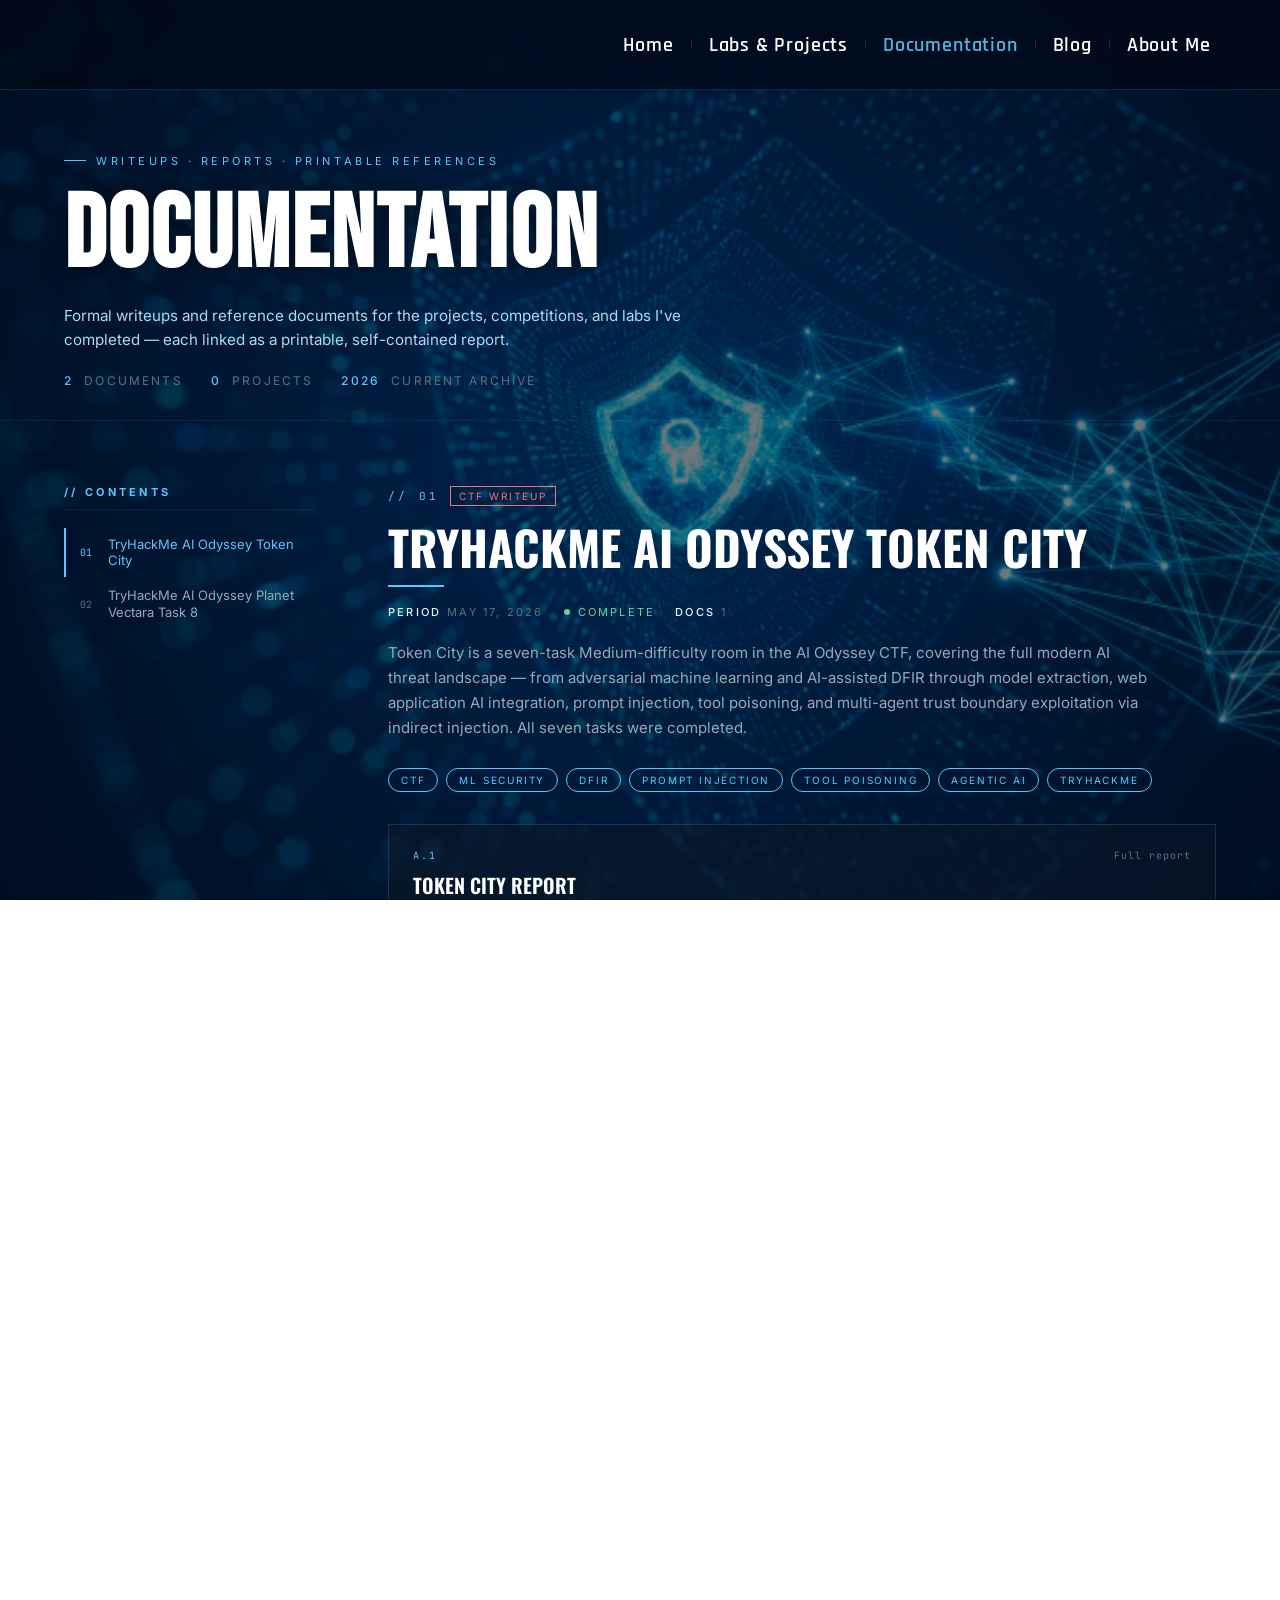
<file: documentation/index.html>
<!DOCTYPE html>
<html lang="en">
<head>
  <meta charset="UTF-8" />
  <meta name="viewport" content="width=device-width, initial-scale=1.0" />
  <title>Documentation | Kelly Cheng</title>
  <link rel="preconnect" href="https://fonts.googleapis.com" />
  <link rel="preconnect" href="https://fonts.gstatic.com" crossorigin />
  <link href="https://fonts.googleapis.com/css2?family=Oswald:wght@500;600;700&family=Inter:wght@300;400;500;600;700&family=JetBrains+Mono:wght@400;500&display=swap" rel="stylesheet" />
  <link rel="stylesheet" href="../style.css" />
  <style>
    body { background-image: url('../images/cyber-bg.jpg'); }

    /* Doc-specific tokens */
    :root {
      --dc-line:      rgba(93,196,255,0.18);
      --dc-line-soft: rgba(93,196,255,0.08);
      --dc-ink-dim:   #97a8b8;
      --dc-ink-mute:  #5d6f81;
      --dc-cyan:      #5dc4ff;
      --dc-amber:     #f4b366;
      --dc-green:     #6ad19a;
    }

    /* ── Docs intro ── */
    .docs-intro {
      padding: 3.5rem 4rem 2rem;
      border-bottom: 1px solid var(--dc-line-soft);
    }
    .docs-eyebrow {
      display: inline-flex; align-items: center; gap: 10px;
      font-family: 'Inter', sans-serif;
      font-size: 11px; letter-spacing: 0.32em; color: var(--dc-cyan);
      text-transform: uppercase; margin-bottom: 18px;
    }
    .docs-eyebrow::before {
      content: ''; display: inline-block; width: 22px; height: 1px; background: var(--dc-cyan);
    }
    .docs-sub {
      margin: 0.6rem 0 0; max-width: 680px;
      color: var(--subtext); font-family: 'Inter', sans-serif; font-size: 0.95rem; line-height: 1.6;
    }
    .docs-meta {
      margin-top: 1.25rem; display: flex; gap: 28px; flex-wrap: wrap;
      font-family: 'Inter', sans-serif;
      font-size: 12px; letter-spacing: 0.18em; text-transform: uppercase; color: var(--dc-ink-mute);
    }
    .docs-meta b { color: var(--dc-cyan); font-weight: 500; margin-right: 6px; }

    /* ── Two-column layout: TOC + content ── */
    .docs-wrap {
      display: grid; grid-template-columns: 260px 1fr; gap: 64px;
      padding: 64px 4rem 96px;
    }

    /* TOC sidebar */
    .toc {
      position: sticky; top: 110px; align-self: start;
      max-height: calc(100vh - 120px); overflow-y: auto; padding-right: 8px;
    }
    .toc::-webkit-scrollbar { width: 6px; }
    .toc::-webkit-scrollbar-thumb { background: rgba(93,196,255,0.2); border-radius: 3px; }
    .toc-title {
      font-family: 'Inter', sans-serif;
      font-size: 11px; letter-spacing: 0.3em; color: var(--dc-cyan); text-transform: uppercase;
      margin: 0 0 18px; padding-bottom: 10px; border-bottom: 1px solid var(--dc-line-soft);
    }
    .toc-list { list-style: none; padding: 0; margin: 0; display: flex; flex-direction: column; gap: 2px; }
    .toc-link {
      display: flex; align-items: center; gap: 10px;
      padding: 8px 0 8px 14px; color: var(--dc-ink-dim);
      font-family: 'Inter', sans-serif; font-size: 13px;
      border-left: 2px solid transparent; transition: all 160ms ease; line-height: 1.3;
      text-decoration: none;
    }
    .toc-link:hover { color: #e6f0fa; border-left-color: rgba(93,196,255,0.3); }
    .toc-link.active { color: var(--dc-cyan); border-left-color: var(--dc-cyan); }
    .toc-num { font-family: 'JetBrains Mono', monospace; font-size: 10px; color: var(--dc-ink-mute); flex-shrink: 0; min-width: 18px; }
    .toc-link.active .toc-num { color: var(--dc-cyan); }

    /* Content area */
    .docs-content { min-width: 0; }
    .doc-section { margin-bottom: 88px; scroll-margin-top: 110px; }
    .doc-section:last-child { margin-bottom: 0; }

    .doc-kicker {
      display: inline-flex; align-items: center; gap: 10px;
      font-family: 'Inter', sans-serif;
      font-size: 11px; letter-spacing: 0.3em; text-transform: uppercase; color: var(--dc-cyan); margin-bottom: 16px;
    }
    .doc-badge {
      padding: 3px 8px; border: 1px solid var(--dc-cyan); color: var(--dc-cyan);
      font-size: 10px; letter-spacing: 0.2em; font-family: 'Inter', sans-serif;
    }
    .doc-badge.competition { color: var(--dc-amber); border-color: var(--dc-amber); }
    .doc-badge.cert        { color: var(--dc-green); border-color: var(--dc-green); }
    .doc-badge.ctf         { color: #f87171;         border-color: #f87171; }

    .doc-title {
      font-family: 'Oswald', sans-serif; text-transform: uppercase;
      font-size: clamp(2rem, 3.7vw, 3.25rem); line-height: 1.05; font-weight: 700;
      color: #fff; margin: 0 0 18px; position: relative; padding-bottom: 16px;
    }
    .doc-title::after {
      content: ''; position: absolute; left: 0; bottom: 0; width: 56px; height: 2px; background: var(--dc-cyan);
    }
    .doc-meta {
      display: flex; flex-wrap: wrap; gap: 20px; margin-bottom: 22px;
      font-family: 'Inter', sans-serif;
      font-size: 11px; letter-spacing: 0.2em; text-transform: uppercase; color: var(--dc-ink-mute);
    }
    .doc-meta b { color: #e6f0fa; font-weight: 500; margin-right: 6px; }
    .doc-status { display: inline-flex; align-items: center; gap: 8px; color: var(--dc-green); }
    .doc-status.in-progress { color: var(--dc-amber); }
    .doc-status .dot {
      width: 6px; height: 6px; border-radius: 50%; background: currentColor;
      animation: dotpulse 2.2s ease-out infinite;
    }
    @keyframes dotpulse {
      0%   { box-shadow: 0 0 0 0   rgba(106,209,154,0.6); }
      70%  { box-shadow: 0 0 0 8px rgba(106,209,154,0); }
      100% { box-shadow: 0 0 0 0   rgba(106,209,154,0); }
    }

    .doc-summary {
      font-family: 'Inter', sans-serif;
      color: var(--dc-ink-dim); font-size: 15px; line-height: 1.65; margin: 0 0 28px; max-width: 760px;
    }
    .doc-chip-row { display: flex; flex-wrap: wrap; gap: 8px; margin-bottom: 32px; }
    .doc-chip {
      font-family: 'Inter', sans-serif;
      padding: 5px 12px; border: 1px solid var(--dc-cyan); color: var(--dc-cyan);
      font-size: 10px; letter-spacing: 0.18em; text-transform: uppercase; border-radius: 999px;
    }

    /* Subtopic cards */
    .subtopics { display: grid; grid-template-columns: 1fr 1fr; gap: 16px; }
    .subtopics.single { grid-template-columns: 1fr; }
    .sub-card {
      border: 1px solid var(--dc-line); background: rgba(10,24,40,0.6);
      padding: 24px; display: flex; flex-direction: column;
      transition: all 220ms ease; position: relative; overflow: hidden; cursor: pointer;
    }
    .sub-card::before {
      content: ''; position: absolute; top: 0; left: 0; width: 100%; height: 2px;
      background: var(--dc-cyan); transform: scaleX(0); transform-origin: left;
      transition: transform 280ms ease;
    }
    .sub-card:hover { border-color: var(--dc-cyan); transform: translateY(-3px); box-shadow: 0 10px 30px rgba(93,196,255,0.1); }
    .sub-card:hover::before { transform: scaleX(1); }
    .sub-head { display: flex; align-items: flex-start; justify-content: space-between; gap: 12px; margin-bottom: 12px; }
    .sub-tag { font-family: 'JetBrains Mono', monospace; font-size: 10px; color: var(--dc-cyan); letter-spacing: 0.18em; }
    .sub-pages { font-family: 'JetBrains Mono', monospace; font-size: 10px; color: var(--dc-ink-mute); letter-spacing: 0.1em; flex-shrink: 0; }
    .sub-title { font-family: 'Oswald', sans-serif; text-transform: uppercase; font-size: clamp(1rem, 2vw, 1.25rem); line-height: 1.15; font-weight: 600; color: #fff; margin: 0 0 12px; }
    .sub-desc { font-family: 'Inter', sans-serif; color: var(--dc-ink-dim); font-size: 13px; line-height: 1.6; margin: 0 0 20px; flex: 1; }
    .sub-cta {
      display: inline-flex; align-items: center; justify-content: space-between; gap: 12px;
      padding: 12px 16px; border: 1px solid var(--dc-cyan); color: var(--dc-cyan);
      font-family: 'Inter', sans-serif; font-size: 11px; letter-spacing: 0.26em; text-transform: uppercase;
      background: transparent; transition: all 200ms ease; cursor: pointer; width: 100%; text-decoration: none;
    }
    .sub-cta:hover { background: var(--dc-cyan); color: #07111e; }
    .sub-cta svg { transition: transform 200ms ease; }
    .sub-cta:hover svg { transform: translate(2px,-2px); }

    @media (max-width: 980px) {
      .docs-wrap { grid-template-columns: 1fr; gap: 32px; padding: 40px 1.5rem 64px; }
      .toc { position: static; max-height: none; }
      .subtopics { grid-template-columns: 1fr; }
      .docs-intro { padding: 2rem 1.5rem 1.5rem; }
    }
  </style>
</head>
<body>

  <!-- ── Navigation ── -->
  <nav>
    <button class="nav-toggle" aria-label="Toggle navigation" aria-expanded="false">
      <span></span><span></span><span></span>
    </button>
    <ul>
      <li><a href="../index.html">Home</a></li>
      <li><a href="../labs-projects/index.html">Labs &amp; Projects</a></li>
      <li><a href="index.html" class="active">Documentation</a></li>
      <li><a href="../blog/index.html">Blog</a></li>
      <li><a href="../aboutme/index.html">About Me</a></li>
    </ul>
  </nav>

  <div class="page">

    <!-- ── Intro ── -->
    <section class="docs-intro">
      <span class="docs-eyebrow">Writeups &middot; reports &middot; printable references</span>
      <h1 class="page-title">Documentation</h1>
      <p class="docs-sub">Formal writeups and reference documents for the projects, competitions, and labs I've completed — each linked as a printable, self-contained report.</p>
      <div class="docs-meta">
        <span><b id="metaDocs">—</b> Documents</span>
        <span><b id="metaProjects">—</b> Projects</span>
        <span><b>2026</b> Current archive</span>
      </div>
    </section>

    <!-- ── TOC + Content ── -->
    <div class="docs-wrap">

      <aside class="toc" aria-label="Documentation contents">
        <h2 class="toc-title">// Contents</h2>
        <ul class="toc-list" id="tocList"></ul>
      </aside>

      <main class="docs-content" id="docsContent"></main>

    </div>

  </div><!-- /.page -->

  <script>
    /*
     * ENTRY FORMAT — add real documentation entries inside the ENTRIES array below.
     *
     * {
     *   id:      'unique-slug',         // used for TOC anchor links
     *   type:    'project',             // 'project' | 'competition' | 'cert'
     *   title:   'Entry Title',
     *   period:  'Mon YYYY',            // e.g. 'Apr 2026' or 'Feb 2026 · Regional Round'
     *   status:  'complete',            // 'complete' | 'in-progress'
     *   stack:   ['Tech1', 'Tech2'],    // displayed as chips
     *   summary: "One paragraph description of the project / competition / cert.",
     *   subtopics: [
     *     {
     *       tag:   'A.1',               // section label shown in the card header
     *       title: 'Subtopic Title',
     *       pages: 'N pp',             // optional page count
     *       desc:  "Short description of what this document covers.",
     *       doc:   'docs/filename.html', // path to the printable report
     *     },
     *   ],
     * },
     */
    const ENTRIES = [
      {
        id:      'tryhackme-ai-odyssey-token-city',
        type:    'ctf',
        title:   'TryHackMe AI Odyssey Token City',
        period:  'May 17, 2026',
        status:  'complete',
        stack:   ['CTF', 'ML Security', 'DFIR', 'Prompt Injection', 'Tool Poisoning', 'Agentic AI', 'TryHackMe'],
        summary: "Token City is a seven-task Medium-difficulty room in the AI Odyssey CTF, covering the full modern AI threat landscape — from adversarial machine learning and AI-assisted DFIR through model extraction, web application AI integration, prompt injection, tool poisoning, and multi-agent trust boundary exploitation via indirect injection. All seven tasks were completed.",
        subtopics: [
          {
            tag:   'A.1',
            title: 'Token City Report',
            pages: 'Full report',
            desc:  'Complete CTF writeup covering all seven tasks: adversarial ML feature manipulation, AI-assisted DFIR, model extraction via black-box enumeration, web app AI vulnerability chaining, direct and indirect prompt injection, tool poisoning, and multi-agent trust boundary exploitation.',
            doc:   'docs/AI_Odyssey_CTF-Token_City_Report.docx',
          },
        ],
      },
      {
        id:      'tryhackme-ai-odyssey-task8',
        type:    'ctf',
        title:   'TryHackMe AI Odyssey Planet Vectara Task 8',
        period:  'May 14, 2026',
        status:  'complete',
        stack:   ['CTF', 'XSS', 'LLM', 'AI Security', 'TryHackMe'],
        summary: "EPOCH-1 MedBay is a shipboard medical AI chatbot vulnerable to LLM05 — Insecure Output Handling, where a server-side pharmacist bot renders filed crew notes as HTML without sanitisation. Exploiting this required identifying two trigger keywords — URGENT and ru7opium — which route a note to senior pharmacist review and activate HTML rendering, allowing a stored XSS payload to fire in the bot's context. After 25+ attempts across multiple sessions, the winning payload successfully exfiltrated the pharmacist's session cookie via /api/my_callbacks.",
        subtopics: [
          {
            tag:   'A.1',
            title: 'Protocol Drift Report',
            pages: 'Full report',
            desc:  'Complete CTF writeup documenting the LLM05 vulnerability, trigger keyword discovery, payload development, and successful session cookie exfiltration via stored XSS.',
            doc:   'docs/Protocol_Drift_Report.docx',
          },
        ],
      },
      // add entries here
    ];

    const typeLabel = { project:'Project', competition:'Competition', cert:'Certification', ctf:'CTF Writeup' };

    // TOC
    document.getElementById('tocList').innerHTML = ENTRIES.map((e,i)=>`
      <li><a href="#${e.id}" class="toc-link" data-target="${e.id}">
        <span class="toc-num">0${i+1}</span><span>${e.title}</span>
      </a></li>
    `).join('');

    // Content
    document.getElementById('docsContent').innerHTML = ENTRIES.map((e,i)=>{
      const statusCls  = e.status==='in-progress' ? 'doc-status in-progress' : 'doc-status';
      const statusText = e.status==='in-progress' ? 'In progress' : 'Complete';
      return `
        <article class="doc-section" id="${e.id}">
          <header>
            <div class="doc-kicker">
              <span style="font-family:'JetBrains Mono',monospace">// ${String(i+1).padStart(2,'0')}</span>
              <span class="doc-badge ${e.type}">${typeLabel[e.type]}</span>
            </div>
            <h2 class="doc-title">${e.title}</h2>
            <div class="doc-meta">
              <span><b>Period</b>${e.period}</span>
              <span class="${statusCls}"><span class="dot"></span>${statusText}</span>
              <span><b>Docs</b>${e.subtopics.length}</span>
            </div>
            <p class="doc-summary">${e.summary}</p>
            <div class="doc-chip-row">${e.stack.map(s=>`<span class="doc-chip">${s}</span>`).join('')}</div>
          </header>
          <div class="subtopics${e.subtopics.length===1?' single':''}">
            ${e.subtopics.map(s=>`
              <div class="sub-card" onclick="window.open('${s.doc}','_blank')">
                <div class="sub-head">
                  <span class="sub-tag">${s.tag}</span>
                  <span class="sub-pages">${s.pages}</span>
                </div>
                <h3 class="sub-title">${s.title}</h3>
                <p class="sub-desc">${s.desc}</p>
                <a class="sub-cta" href="${s.doc}" target="_blank" rel="noopener" onclick="event.stopPropagation()">
                  <span style="display:inline-flex;align-items:center;gap:8px">
                    <svg width="14" height="14" viewBox="0 0 14 14" fill="none" stroke="currentColor" stroke-width="1.4"><rect x="2.5" y="1.5" width="9" height="11" rx="0.5"/><path d="M4.5 5h5M4.5 7.5h5M4.5 10h3"/></svg>
                    Download Document
                  </span>
                  <svg width="12" height="12" viewBox="0 0 12 12" fill="none" stroke="currentColor" stroke-width="1.5"><path d="M3 9l6-6M5 3h4v4"/></svg>
                </a>
              </div>
            `).join('')}
          </div>
        </article>`;
    }).join('');

    // Sort entries newest first
    ENTRIES.sort((a,b) => new Date(b.period.split('·')[0].trim()) - new Date(a.period.split('·')[0].trim()));

    // Meta counts
    document.getElementById('metaDocs').textContent     = ENTRIES.reduce((a,e)=>a+e.subtopics.length,0);
    document.getElementById('metaProjects').textContent = ENTRIES.filter(e=>e.type==='project').length;

    // Scroll-spy
    const tocLinks = Array.from(document.querySelectorAll('.toc-link'));
    const sections = ENTRIES.map(e=>document.getElementById(e.id));
    function updateActive(){
      const y = window.scrollY + 130;
      let activeId = sections[0]?.id;
      for (const s of sections){ if (s && s.offsetTop <= y) activeId = s.id; }
      tocLinks.forEach(l=>l.classList.toggle('active', l.dataset.target===activeId));
    }
    window.addEventListener('scroll', updateActive, { passive:true });
    updateActive();
  </script>

  <script src="../nav.js"></script>
</body>
</html>
</file>
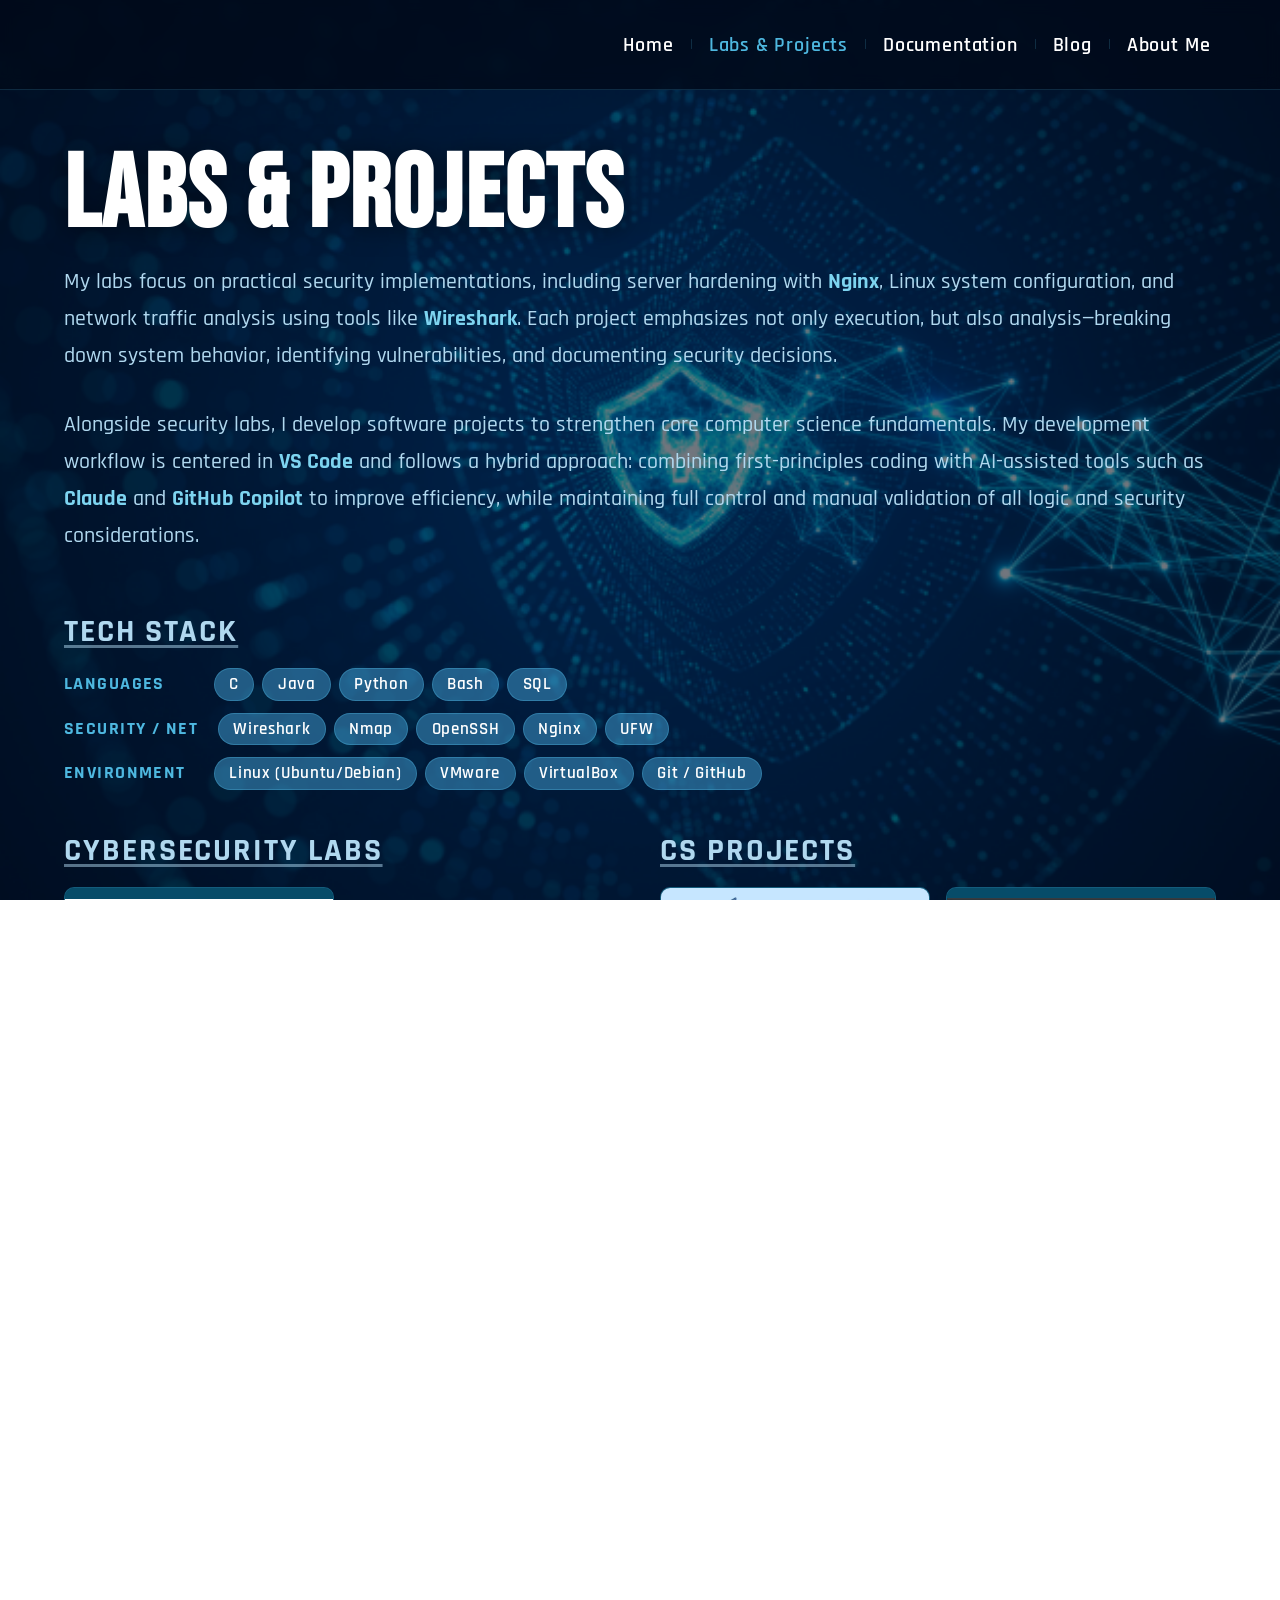
<file: labs-projects/index.html>
<!DOCTYPE html>
<html lang="en">
<head>
  <meta charset="UTF-8" />
  <meta name="viewport" content="width=device-width, initial-scale=1.0" />
  <title>Labs &amp; Projects | Kelly Cheng</title>
  <link rel="stylesheet" href="../style.css" />
  <style>
    body { background-image: url('../images/cyber-bg.jpg'); }
  </style>
</head>
<body>

  <!-- ── Navigation ── -->
  <nav>
    <button class="nav-toggle" aria-label="Toggle navigation" aria-expanded="false">
      <span></span><span></span><span></span>
    </button>
    <ul>
      <li><a href="../index.html">Home</a></li>
      <li><a href="index.html" class="active">Labs &amp; Projects</a></li>
      <li><a href="../documentation/index.html">Documentation</a></li>
      <li><a href="../blog/index.html">Blog</a></li>
      <li><a href="../aboutme/index.html">About Me</a></li>
    </ul>
  </nav>

  <div class="page">

    <!-- ── Hero ── -->
    <section class="labs-hero">
      <h1 class="page-title">Labs &amp; Projects</h1>
      <h2 class = "labs-intro">
        My labs focus on practical security implementations, including server hardening with <strong>Nginx</strong>, 
        Linux system configuration, and network traffic analysis using tools like <strong>Wireshark</strong>. Each project 
        emphasizes not only execution, but also analysis—breaking down system behavior, identifying vulnerabilities, 
        and documenting security decisions.
      </h2>
      <h2 class = "labs-intro">
        Alongside security labs, I develop software projects to strengthen core computer science fundamentals. My 
        development workflow is centered in <strong>VS Code</strong> and follows a hybrid approach: combining first-principles coding 
        with AI-assisted tools such as <strong>Claude</strong> and <strong>GitHub Copilot</strong> to improve efficiency, while maintaining 
        full control and manual validation of all logic and security considerations.
      </h2>
    </section>

    <!-- ── Tech Stack ── -->
    <section class="tech-stack">
      <h2 class="section-heading">Tech Stack</h2>
      <div class="tech-stack-groups">

        <div class="tech-group">
          <span class="tech-group-label">Languages</span>
          <div class="tech-tags">
            <span class="tag">C</span>
            <span class="tag">Java</span>
            <span class="tag">Python</span>
            <span class="tag">Bash</span>
            <span class="tag">SQL</span>
          </div>
        </div>

        <div class="tech-group">
          <span class="tech-group-label">Security / Net</span>
          <div class="tech-tags">
            <span class="tag">Wireshark</span>
            <span class="tag">Nmap</span>
            <span class="tag">OpenSSH</span>
            <span class="tag">Nginx</span>
            <span class="tag">UFW</span>
          </div>
        </div>

        <div class="tech-group">
          <span class="tech-group-label">Environment</span>
          <div class="tech-tags">
            <span class="tag">Linux (Ubuntu/Debian)</span>
            <span class="tag">VMware</span>
            <span class="tag">VirtualBox</span>
            <span class="tag">Git / GitHub</span>
          </div>
        </div>

      </div>
    </section>

    <!-- ── Two-column layout ── -->
    <section class="labs-columns">

      <!-- ── Cybersecurity Labs ── -->
      <div>
        <h2 class="section-heading">Cybersecurity Labs</h2>
        <div class="cards-grid">

            <!-- Linux Server Hardening -->
            <div class="card">
              <img
                class="card-img"
                src="../images/linux-card.png"
                alt="Linux Server Hardening"
                onerror="this.style.display='none'; this.nextElementSibling.style.display='flex';"
              />
              <div class="card-img-placeholder" style="display:none;">🐧</div>
              <div class="card-body">
                <div class="card-title">Linux Server Hardening</div>
                <div class="card-desc">Secured an Nginx server on a Linux VM, configuring firewalls and hardening service configurations.</div>
                <div class="card-links">
                  <a class="pill" href="https://github.com/kellyjcheng/linux-security-lab" target="_blank" rel="noopener">Repository</a>
                </div>
              </div>
            </div>

            <!--
              ADD MORE LAB CARDS BELOW by copying the block above.
            -->

        </div>
      </div>

      <!-- ── CS Projects ── --> 
      <div>
        <h2 class="section-heading">CS Projects</h2>
        <div class="cards-grid">

            <!-- Port Scanner -->
            <div class="card">
              <img
                class="card-img"
                src="../images/Network-Port-scanning-Tools-Featured.webp"
                alt="Port Scanner"
                onerror="this.style.display='none'; this.nextElementSibling.style.display='flex';"
              />
              <div class="card-img-placeholder" style="display:none;">🔍</div>
              <div class="card-body">
                <div class="card-title">Port Scanner</div>
                <div class="card-desc">A Python-based TCP port scanner for probing hosts and identifying open ports and running services.</div>
                <div class="card-links">
                  <a class="pill" href="https://github.com/kellyjcheng/port-scanner" target="_blank" rel="noopener">Repository</a>
                </div>
              </div>
            </div>

            <!-- Productivity App -->
            <div class="card">
              <img
                class="card-img"
                src="../images/electron_app.png"
                alt="Productivity App"
                onerror="this.style.display='none'; this.nextElementSibling.style.display='flex';"
              />
              <div class="card-img-placeholder" style="display:none;">💻</div>
              <div class="card-body">
                <div class="card-title">Productivity App</div>
                <div class="card-desc">A desktop app built with Electron, React, and Vite that aggregates real-time news, weather, tasks, and stock market data into a single always-available window.</div>
                <div class="card-links">
                  <a class="pill" href="https://github.com/kellyjcheng/productivity_app" target="_blank" rel="noopener">Repository</a>
                </div>
              </div>
            </div>

            <!-- Geo News Dashboard -->
            <div class="card">
              <img
                class="card-img"
                src="../images/electron_app.png"
                alt="Geo News Dashboard"
                onerror="this.style.display='none'; this.nextElementSibling.style.display='flex';"
              />
              <div class="card-img-placeholder" style="display:none;">💻</div>
              <div class="card-body">
                <div class="card-title">Geo News Dashboard</div>
                <div class="card-desc">A real-time geopolitical intelligence desktop app combining a live news feed, active conflict tracker, and interactive world map, powered by Python FastAPI and React with Electron.</div>
                <div class="card-links">
                  <a class="pill" href="https://github.com/kellyjcheng/geo-news-dashboard" target="_blank" rel="noopener">Repository</a>
                </div>
              </div>
            </div>

            <!--
              ADD MORE PROJECT CARDS BELOW.
              Template for a project with links:

              <div class="card">
                <img class="card-img" src="../images/YOUR-IMAGE.png" alt="Project Name"
                     onerror="this.style.display='none'; this.nextElementSibling.style.display='flex';" />
                <div class="card-img-placeholder" style="display:none;">💻</div>
                <div class="card-body">
                  <div class="card-title">Project Name</div>
                  <div class="card-desc">Short project description here.</div>
                  <div class="card-links">
                    <a class="pill" href="https://github.com/kellyjcheng/repo" target="_blank" rel="noopener">Repo</a>
                    <a class="pill" href="../documentation/index.html">Documentation</a>
                  </div>
                </div>
              </div>
            -->

        </div>
      </div>

    </section>
  </div>

  <script src="../nav.js"></script>
</body>
</html>
</file>
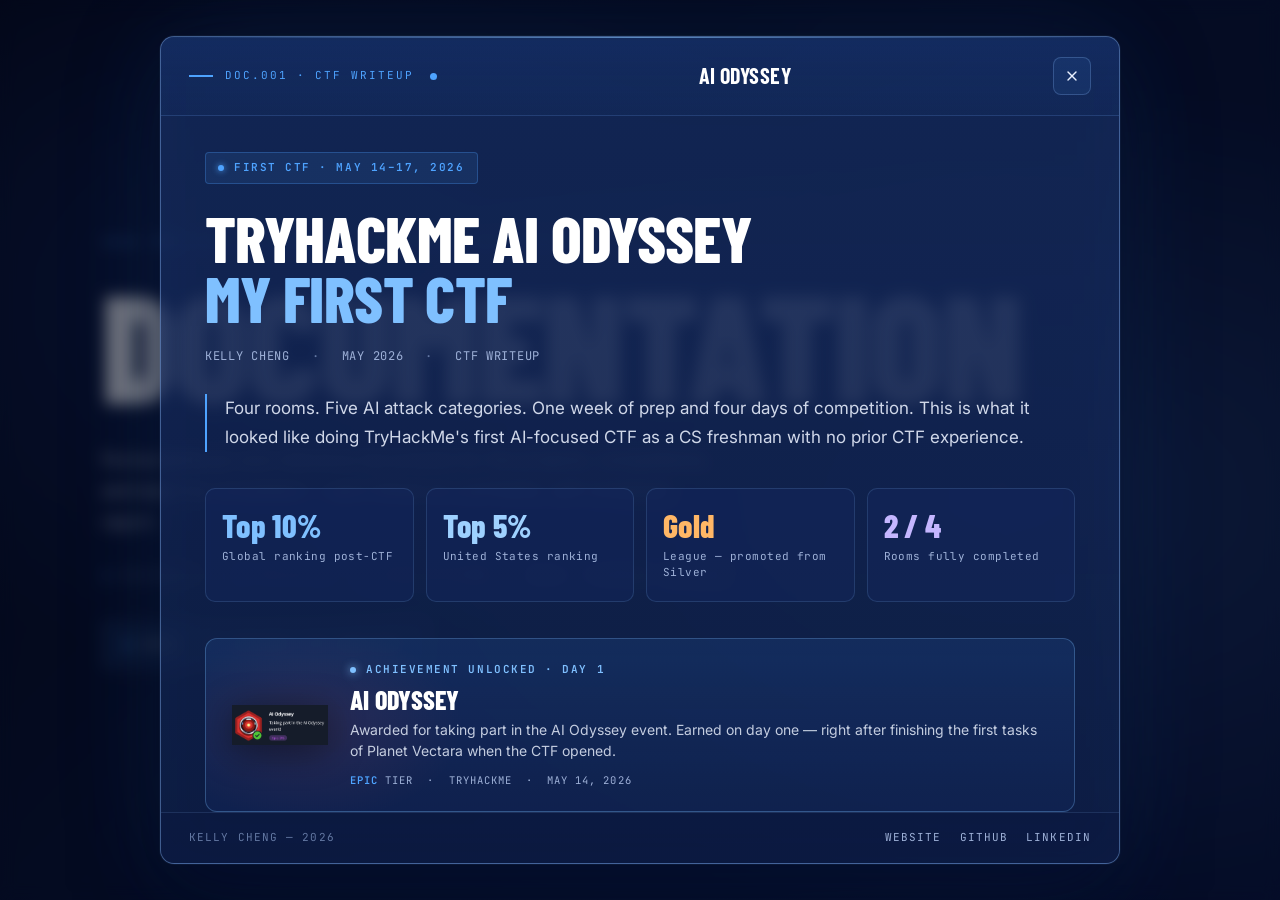
<file: blog/THM-AI_Odyssey_CTF/THM-AI_Odyssey_CTF.html>
<!DOCTYPE html>
<html lang="en">
<head>
<meta charset="UTF-8">
<meta name="viewport" content="width=device-width, initial-scale=1.0">
<title>AI Odyssey CTF — Writeup Popup</title>
<link rel="preconnect" href="https://fonts.googleapis.com">
<link rel="preconnect" href="https://fonts.gstatic.com" crossorigin>
<link href="https://fonts.googleapis.com/css2?family=Barlow+Condensed:wght@600;700;800;900&family=Inter:wght@400;500;600;700&family=JetBrains+Mono:wght@400;500;600&display=swap" rel="stylesheet">
<style>
  *, *::before, *::after { box-sizing: border-box; margin: 0; padding: 0; }

  :root {
    --bg-deep: #050b1f;
    --bg-mid:  #0a1530;
    --bg-up:   #112047;
    --panel-tint: rgba(20, 42, 92, 0.55);
    --panel-tint-strong: rgba(15, 32, 78, 0.78);
    --panel-border: rgba(120, 170, 255, 0.22);
    --panel-border-strong: rgba(140, 190, 255, 0.40);

    --accent: #4ea3ff;
    --accent-bright: #7fc0ff;
    --accent-dim:   #3a7ad9;
    --text:    #eaf1ff;
    --muted:   #9eb1d8;
    --dim:     #6378a3;
    --warn:    #ffb766;
    --danger:  #ff7a7a;

    --display: 'Barlow Condensed', 'Helvetica Neue', sans-serif;
    --body:    'Inter', system-ui, sans-serif;
    --mono:    'JetBrains Mono', monospace;
  }

  html, body { height: 100%; }

  body {
    font-family: var(--body);
    color: var(--text);
    background: var(--bg-deep);
    overflow: hidden;
    line-height: 1.6;
  }

  .backdrop {
    position: fixed; inset: 0;
    background:
      radial-gradient(1200px 700px at 78% 55%, rgba(70,130,220,0.28), transparent 60%),
      radial-gradient(900px 600px at 20% 30%, rgba(30,70,160,0.30), transparent 65%),
      linear-gradient(135deg, #04081a 0%, #081333 45%, #0a1740 100%);
    overflow: hidden;
  }
  .backdrop::before {
    content: '';
    position: absolute; inset: -10%;
    background-image:
      radial-gradient(rgba(140,190,255,0.18) 1px, transparent 1.4px),
      radial-gradient(rgba(140,190,255,0.10) 1px, transparent 1.4px);
    background-size: 28px 28px, 64px 64px;
    background-position: 0 0, 14px 14px;
    mask-image: radial-gradient(1200px 800px at 75% 55%, #000 0%, transparent 75%);
    -webkit-mask-image: radial-gradient(1200px 800px at 75% 55%, #000 0%, transparent 75%);
    opacity: 0.85;
  }
  .backdrop::after {
    content: '';
    position: absolute; inset: 0;
    background-image:
      linear-gradient(115deg, transparent 49.7%, rgba(120,170,255,0.10) 49.85%, transparent 50%),
      linear-gradient(60deg, transparent 49.8%, rgba(120,170,255,0.07) 49.9%, transparent 50%),
      linear-gradient(155deg, transparent 49.8%, rgba(120,170,255,0.06) 49.9%, transparent 50%);
    background-size: 600px 600px, 460px 460px, 820px 820px;
    background-position: 60% 40%, 70% 55%, 80% 70%;
    background-repeat: no-repeat;
    mask-image: linear-gradient(90deg, transparent 30%, #000 70%);
    -webkit-mask-image: linear-gradient(90deg, transparent 30%, #000 70%);
    opacity: 0.7;
  }

  .banner {
    position: relative; z-index: 1;
    height: 100%;
    display: flex; flex-direction: column; justify-content: center;
    padding: 0 8vw;
    max-width: 1400px;
    margin: 0 auto;
  }
  .banner-eyebrow {
    font-family: var(--mono);
    font-size: 13px; letter-spacing: 0.18em;
    color: var(--accent);
    text-transform: uppercase;
    display: flex; align-items: center; gap: 14px;
    margin-bottom: 22px;
  }
  .banner-eyebrow::before {
    content: ''; width: 38px; height: 2px;
    background: var(--accent);
  }
  .banner h1 {
    font-family: var(--display);
    font-weight: 900;
    font-size: clamp(72px, 12vw, 180px);
    line-height: 0.9;
    letter-spacing: -0.01em;
    color: #fff;
    text-transform: uppercase;
    margin-bottom: 32px;
  }
  .banner-lead {
    color: rgba(234,241,255,0.85);
    font-size: 18px;
    max-width: 620px;
    margin-bottom: 28px;
  }
  .banner-meta {
    display: flex; gap: 36px; flex-wrap: wrap;
    font-family: var(--mono);
    font-size: 13px; letter-spacing: 0.08em;
    text-transform: uppercase;
    color: var(--dim);
  }
  .banner-meta b { color: var(--accent); font-weight: 600; }
  .banner-meta .active { color: var(--accent-bright); }

  .open-btn {
    margin-top: 36px;
    align-self: flex-start;
    background: rgba(78, 163, 255, 0.12);
    border: 1px solid var(--panel-border-strong);
    color: var(--text);
    font-family: var(--mono);
    font-size: 12px; letter-spacing: 0.16em;
    text-transform: uppercase;
    padding: 14px 22px;
    border-radius: 4px;
    cursor: pointer;
    transition: all 0.2s;
    display: inline-flex; align-items: center; gap: 12px;
  }
  .open-btn:hover {
    background: rgba(78, 163, 255, 0.22);
    border-color: var(--accent);
    color: #fff;
  }
  .open-btn .dot {
    width: 6px; height: 6px; border-radius: 50%;
    background: var(--accent); box-shadow: 0 0 8px var(--accent);
  }

  .overlay {
    position: fixed; inset: 0; z-index: 100;
    background: rgba(2, 6, 20, 0.55);
    backdrop-filter: blur(8px);
    -webkit-backdrop-filter: blur(8px);
    display: flex; align-items: center; justify-content: center;
    padding: 4vh 4vw;
    opacity: 0;
    pointer-events: none;
    transition: opacity 0.35s ease;
  }
  .overlay.open {
    opacity: 1;
    pointer-events: auto;
  }

  .modal {
    position: relative;
    width: min(960px, 100%);
    height: min(92vh, 900px);
    background:
      linear-gradient(180deg, rgba(40, 80, 160, 0.22), rgba(15, 32, 78, 0.18)),
      var(--panel-tint);
    backdrop-filter: blur(28px) saturate(140%);
    -webkit-backdrop-filter: blur(28px) saturate(140%);
    border: 1px solid var(--panel-border-strong);
    border-radius: 14px;
    box-shadow:
      0 0 0 1px rgba(140, 190, 255, 0.05),
      0 30px 80px rgba(0, 10, 40, 0.55),
      0 0 120px rgba(78, 163, 255, 0.10);
    overflow: hidden;
    display: flex; flex-direction: column;
    transform: translateY(16px) scale(0.98);
    transition: transform 0.4s cubic-bezier(0.2, 0.8, 0.2, 1);
  }
  .overlay.open .modal { transform: none; }

  .modal::before {
    content: '';
    position: absolute; top: 0; left: 0; right: 0; height: 1px;
    background: linear-gradient(90deg, transparent, rgba(140, 200, 255, 0.6), transparent);
    pointer-events: none;
  }

  .modal-header {
    flex-shrink: 0;
    display: flex; align-items: center; justify-content: space-between;
    padding: 20px 28px;
    border-bottom: 1px solid rgba(140, 190, 255, 0.14);
    background: linear-gradient(180deg, rgba(20, 50, 110, 0.45), rgba(20, 50, 110, 0.15));
  }
  .header-id {
    font-family: var(--mono);
    font-size: 11px; letter-spacing: 0.18em;
    color: var(--accent);
    text-transform: uppercase;
    display: flex; align-items: center; gap: 12px;
  }
  .header-id::before {
    content: ''; width: 24px; height: 2px; background: var(--accent);
  }
  .header-id .live {
    width: 7px; height: 7px; border-radius: 50%;
    background: var(--accent);
    box-shadow: 0 0 0 0 rgba(78,163,255,0.6);
    animation: pulse 2s infinite;
    margin-left: 4px;
  }
  @keyframes pulse {
    0%   { box-shadow: 0 0 0 0 rgba(78,163,255,0.55); }
    70%  { box-shadow: 0 0 0 9px rgba(78,163,255,0); }
    100% { box-shadow: 0 0 0 0 rgba(78,163,255,0); }
  }
  .header-title {
    font-family: var(--display);
    font-weight: 700; font-size: 22px;
    text-transform: uppercase;
    letter-spacing: 0.02em;
    color: #fff;
  }

  .close-btn {
    width: 38px; height: 38px;
    background: rgba(78, 163, 255, 0.08);
    border: 1px solid rgba(140, 190, 255, 0.25);
    border-radius: 8px;
    color: var(--text);
    cursor: pointer;
    display: flex; align-items: center; justify-content: center;
    transition: all 0.2s;
  }
  .close-btn:hover {
    background: rgba(255, 100, 100, 0.15);
    border-color: rgba(255, 130, 130, 0.5);
    color: #ffb0b0;
    transform: rotate(90deg);
  }
  .close-btn svg { width: 16px; height: 16px; }

  .modal-body {
    flex: 1;
    overflow-y: auto;
    overflow-x: hidden;
    padding: 36px 44px 48px;
    scrollbar-width: thin;
    scrollbar-color: rgba(140,190,255,0.3) transparent;
  }
  .modal-body::-webkit-scrollbar { width: 10px; }
  .modal-body::-webkit-scrollbar-track { background: transparent; }
  .modal-body::-webkit-scrollbar-thumb {
    background: rgba(140,190,255,0.25);
    border-radius: 10px;
    border: 2px solid transparent;
    background-clip: padding-box;
  }
  .modal-body::-webkit-scrollbar-thumb:hover { background: rgba(140,190,255,0.45); background-clip: padding-box; border: 2px solid transparent;}

  .hero { margin-bottom: 36px; }
  .hero-tag {
    display: inline-flex; align-items: center; gap: 10px;
    font-family: var(--mono); font-size: 11px; font-weight: 600;
    color: var(--accent); letter-spacing: 0.14em; text-transform: uppercase;
    background: rgba(78, 163, 255, 0.10);
    border: 1px solid rgba(78, 163, 255, 0.28);
    border-radius: 4px; padding: 6px 12px;
    margin-bottom: 24px;
  }
  .hero-tag::before {
    content: ''; width: 6px; height: 6px; border-radius: 50%;
    background: var(--accent); box-shadow: 0 0 6px var(--accent);
  }
  h1.title {
    font-family: var(--display); font-weight: 800;
    font-size: clamp(40px, 5.8vw, 64px);
    line-height: 0.95; letter-spacing: -0.01em;
    color: #fff; margin-bottom: 18px;
    text-transform: uppercase;
  }
  h1.title em {
    font-style: normal; color: var(--accent-bright);
    display: block;
  }
  .hero-meta {
    display: flex; flex-wrap: wrap; gap: 14px 22px;
    font-family: var(--mono); font-size: 12px;
    color: var(--muted); letter-spacing: 0.06em;
    text-transform: uppercase;
    margin-top: 18px;
  }
  .hero-meta .dot { color: var(--dim); }

  .hero-lead {
    margin-top: 28px;
    font-size: 17px; line-height: 1.7;
    color: rgba(234,241,255,0.88);
    border-left: 2px solid var(--accent);
    padding-left: 18px;
  }

  .stats-grid {
    display: grid;
    grid-template-columns: repeat(auto-fit, minmax(150px, 1fr));
    gap: 12px;
    margin: 36px 0;
  }
  .stat-card {
    background: rgba(20, 45, 100, 0.35);
    border: 1px solid rgba(140, 190, 255, 0.16);
    border-radius: 10px;
    padding: 20px 16px;
    transition: border-color 0.2s, transform 0.2s, background 0.2s;
  }
  .stat-card:hover {
    border-color: rgba(140, 190, 255, 0.4);
    background: rgba(30, 60, 130, 0.45);
    transform: translateY(-2px);
  }
  .stat-val {
    font-family: var(--display); font-weight: 800;
    font-size: 32px; line-height: 1;
    color: #fff; margin-bottom: 8px;
    letter-spacing: 0.01em;
  }
  .stat-val.a { color: var(--accent-bright); }
  .stat-val.b { color: #9ed1ff; }
  .stat-val.c { color: var(--warn); }
  .stat-val.d { color: #c5b6ff; }
  .stat-label {
    font-family: var(--mono); font-size: 11px;
    color: var(--muted); line-height: 1.45;
    letter-spacing: 0.04em;
  }

  .badge-card {
    display: grid;
    grid-template-columns: auto 1fr;
    gap: 22px;
    align-items: center;
    background:
      linear-gradient(180deg, rgba(78, 163, 255, 0.10), rgba(78, 163, 255, 0.04)),
      rgba(15, 32, 78, 0.45);
    border: 1px solid rgba(127, 192, 255, 0.30);
    border-radius: 12px;
    padding: 22px 26px;
    margin: 36px 0;
    position: relative;
    overflow: hidden;
  }
  .badge-card::before {
    content: ''; position: absolute; inset: 0;
    background: radial-gradient(220px 140px at 12% 50%, rgba(255, 90, 90, 0.10), transparent 70%);
    pointer-events: none;
  }
  .badge-img {
    position: relative;
    width: 96px; height: auto;
    filter: drop-shadow(0 6px 18px rgba(0,0,0,0.45));
    flex-shrink: 0;
  }
  .badge-text { position: relative; }
  .badge-eyebrow {
    font-family: var(--mono); font-size: 11px; font-weight: 600;
    letter-spacing: 0.14em; text-transform: uppercase;
    color: var(--accent-bright);
    display: flex; align-items: center; gap: 10px;
    margin-bottom: 8px;
  }
  .badge-eyebrow::before {
    content: ''; width: 6px; height: 6px; border-radius: 50%;
    background: var(--accent-bright);
    box-shadow: 0 0 8px var(--accent-bright);
  }
  .badge-title {
    font-family: var(--display); font-weight: 800;
    font-size: 26px; line-height: 1;
    color: #fff; text-transform: uppercase;
    letter-spacing: 0.01em;
    margin-bottom: 6px;
  }
  .badge-desc {
    font-size: 14px; line-height: 1.55;
    color: rgba(234,241,255,0.82);
    margin: 0;
  }
  .badge-meta {
    margin-top: 10px;
    font-family: var(--mono); font-size: 10.5px;
    letter-spacing: 0.10em; text-transform: uppercase;
    color: var(--muted);
    display: flex; gap: 14px; flex-wrap: wrap;
  }
  .badge-meta b { color: var(--accent); font-weight: 600; }

  @media (max-width: 560px) {
    .badge-card { grid-template-columns: 1fr; text-align: left; }
    .badge-img { width: 84px; }
  }

  .divider {
    border: none;
    border-top: 1px solid rgba(140, 190, 255, 0.14);
    margin: 44px 0;
  }

  h2 {
    font-family: var(--display); font-weight: 700;
    font-size: 30px; color: #fff;
    text-transform: uppercase; letter-spacing: 0.01em;
    margin: 44px 0 18px;
    display: flex; align-items: center; gap: 14px;
  }
  h2::before {
    content: ''; width: 28px; height: 2px; background: var(--accent);
  }
  h2:first-child { margin-top: 0; }

  h3 {
    font-family: var(--display); font-weight: 600;
    font-size: 20px; color: rgba(255,255,255,0.92);
    text-transform: uppercase; letter-spacing: 0.04em;
    margin: 30px 0 12px;
  }

  p {
    color: rgba(234,241,255,0.85);
    margin-bottom: 18px;
    font-size: 15.5px;
    line-height: 1.72;
  }
  p:last-child { margin-bottom: 0; }
  a { color: var(--accent-bright); text-decoration: none; border-bottom: 1px dashed rgba(127,192,255,0.4); }
  a:hover { color: #fff; border-bottom-color: #fff; }

  .room-grid { display: grid; gap: 14px; margin: 24px 0; }
  .room-card {
    background: rgba(15, 35, 80, 0.40);
    border: 1px solid rgba(140, 190, 255, 0.16);
    border-radius: 12px;
    padding: 22px;
    display: grid;
    grid-template-columns: 1fr auto;
    gap: 18px;
    align-items: start;
    transition: border-color 0.2s, background 0.2s;
  }
  .room-card:hover {
    border-color: rgba(140, 190, 255, 0.34);
    background: rgba(25, 55, 120, 0.45);
  }
  .room-card.highlight {
    border-color: rgba(127, 192, 255, 0.45);
    background: rgba(30, 70, 150, 0.40);
  }
  .room-name {
    font-family: var(--display); font-weight: 700;
    font-size: 19px; color: #fff;
    text-transform: uppercase; letter-spacing: 0.02em;
    margin-bottom: 6px;
  }
  .room-desc {
    font-size: 14px; color: var(--muted); line-height: 1.55;
  }
  .room-badge {
    font-family: var(--mono); font-size: 10px; font-weight: 600;
    letter-spacing: 0.12em; text-transform: uppercase;
    padding: 5px 10px; border-radius: 5px; white-space: nowrap;
  }
  .badge-easy   { background: rgba(127,192,255,0.10); color: var(--accent-bright); border: 1px solid rgba(127,192,255,0.30); }
  .badge-medium { background: rgba(78,163,255,0.10);  color: var(--accent);        border: 1px solid rgba(78,163,255,0.35); }
  .badge-hard   { background: rgba(255,183,102,0.08); color: var(--warn);          border: 1px solid rgba(255,183,102,0.30); }
  .badge-insane { background: rgba(255,122,122,0.08); color: var(--danger);        border: 1px solid rgba(255,122,122,0.30); }

  .room-progress { grid-column: 1 / -1; margin-top: 8px; }
  .progress-label {
    display: flex; justify-content: space-between;
    font-family: var(--mono); font-size: 10.5px;
    color: var(--dim); letter-spacing: 0.08em;
    text-transform: uppercase;
    margin-bottom: 6px;
  }
  .progress-bar {
    height: 4px;
    background: rgba(10, 25, 60, 0.55);
    border-radius: 2px; overflow: hidden;
  }
  .progress-fill {
    height: 100%;
    border-radius: 2px;
    width: 0;
    transition: width 1.4s cubic-bezier(.2,.8,.2,1);
  }
  .fill-a { background: linear-gradient(90deg, var(--accent), var(--accent-bright)); box-shadow: 0 0 10px rgba(127,192,255,0.6); }
  .fill-b { background: linear-gradient(90deg, var(--accent-dim), var(--accent)); }
  .fill-c { background: linear-gradient(90deg, #c98b3a, var(--warn)); }
  .fill-d { background: linear-gradient(90deg, #b14b4b, var(--danger)); }

  .callout {
    background: rgba(20, 45, 100, 0.30);
    border: 1px solid rgba(140, 190, 255, 0.16);
    border-left: 3px solid var(--accent);
    border-radius: 0 10px 10px 0;
    padding: 18px 22px;
    margin: 22px 0;
  }
  .callout.warn   { border-left-color: var(--warn); }
  .callout.danger { border-left-color: var(--danger); }
  .callout.blue   { border-left-color: var(--accent-bright); }
  .callout-label {
    font-family: var(--mono); font-size: 11px; font-weight: 600;
    letter-spacing: 0.12em; text-transform: uppercase;
    color: var(--accent); margin-bottom: 8px;
  }
  .callout.warn   .callout-label { color: var(--warn); }
  .callout.danger .callout-label { color: var(--danger); }
  .callout.blue   .callout-label { color: var(--accent-bright); }
  .callout p { font-size: 14.5px; margin: 0; color: rgba(234,241,255,0.85); }

  code {
    font-family: var(--mono); font-size: 12.5px;
    background: rgba(10, 25, 60, 0.65);
    border: 1px solid rgba(140, 190, 255, 0.18);
    border-radius: 4px;
    padding: 2px 6px;
    color: var(--accent-bright);
  }

  .chain {
    background: rgba(15, 35, 80, 0.35);
    border: 1px solid rgba(140, 190, 255, 0.16);
    border-radius: 12px;
    padding: 24px;
    margin: 24px 0;
  }
  .chain-title {
    font-family: var(--mono); font-size: 11px; font-weight: 600;
    letter-spacing: 0.14em; text-transform: uppercase;
    color: var(--muted); margin-bottom: 18px;
  }
  .chain-step {
    display: flex; gap: 16px; align-items: flex-start;
    margin-bottom: 16px;
  }
  .chain-step:last-child { margin-bottom: 0; }
  .chain-num {
    flex-shrink: 0;
    width: 28px; height: 28px;
    background: rgba(78, 163, 255, 0.12);
    border: 1px solid rgba(78, 163, 255, 0.4);
    border-radius: 50%;
    display: flex; align-items: center; justify-content: center;
    font-family: var(--mono); font-size: 11px; font-weight: 600;
    color: var(--accent-bright);
  }
  .chain-content { flex: 1; padding-top: 3px; }
  .chain-action {
    font-weight: 600; font-size: 15px;
    color: #fff; margin-bottom: 4px;
  }
  .chain-detail {
    font-size: 13.5px;
    color: var(--muted);
    line-height: 1.6;
  }

  .lesson {
    background: rgba(78, 163, 255, 0.06);
    border: 1px solid rgba(127, 192, 255, 0.22);
    border-radius: 12px;
    padding: 22px 24px;
    margin: 28px 0;
  }
  .lesson-header {
    font-family: var(--mono); font-size: 11px; font-weight: 600;
    color: var(--accent-bright);
    letter-spacing: 0.12em; text-transform: uppercase;
    margin-bottom: 10px;
  }
  .lesson p { font-size: 14.5px; margin-bottom: 10px; }
  .lesson p:last-child { margin-bottom: 0; }

  .tags { display: flex; flex-wrap: wrap; gap: 8px; margin: 14px 0 18px; }
  .tag {
    font-family: var(--mono); font-size: 10.5px; font-weight: 600;
    letter-spacing: 0.08em; text-transform: uppercase;
    padding: 4px 10px;
    border-radius: 4px;
    background: rgba(10, 25, 60, 0.55);
    border: 1px solid rgba(140, 190, 255, 0.18);
    color: var(--muted);
  }

  table {
    width: 100%;
    border-collapse: collapse;
    margin: 22px 0;
    font-size: 14px;
  }
  th {
    font-family: var(--mono); font-size: 10.5px; font-weight: 600;
    letter-spacing: 0.12em; text-transform: uppercase;
    color: var(--muted); text-align: left;
    padding: 10px 14px;
    border-bottom: 1px solid rgba(140, 190, 255, 0.22);
  }
  td {
    padding: 12px 14px;
    border-bottom: 1px solid rgba(140, 190, 255, 0.10);
    color: rgba(234,241,255,0.85);
    vertical-align: top;
  }
  tr:last-child td { border-bottom: none; }
  td:first-child {
    font-family: var(--mono); font-size: 12.5px;
    color: var(--accent-bright); white-space: nowrap;
  }

  .modal-footer {
    flex-shrink: 0;
    padding: 16px 28px;
    border-top: 1px solid rgba(140, 190, 255, 0.14);
    background: rgba(10, 25, 60, 0.35);
    display: flex; justify-content: space-between; align-items: center;
    gap: 16px; flex-wrap: wrap;
  }
  .footer-text {
    font-family: var(--mono); font-size: 11px;
    color: var(--dim); letter-spacing: 0.10em;
    text-transform: uppercase;
  }
  .footer-links {
    display: flex; gap: 18px;
    font-family: var(--mono); font-size: 11px;
    letter-spacing: 0.10em; text-transform: uppercase;
  }
  .footer-links a {
    color: var(--muted);
    border-bottom: none;
    transition: color 0.2s;
  }
  .footer-links a:hover { color: var(--accent-bright); }

  @media (max-width: 600px) {
    .modal { height: 100vh; border-radius: 0; }
    .overlay { padding: 0; }
    .modal-body { padding: 24px 22px 32px; }
    .modal-header { padding: 16px 18px; }
    .modal-footer { padding: 14px 18px; }
    .banner { padding: 0 6vw; }
    .header-title { display: none; }
    .room-card { grid-template-columns: 1fr; }
    .room-badge { justify-self: start; }
  }

</style>
</head>
<body>

<div class="backdrop"></div>

<div class="banner">
  <div class="banner-eyebrow">Writeups · Reports · Printable References</div>
  <h1>Documentation</h1>
  <p class="banner-lead">
    Formal writeups and reference documents for the projects, competitions,
    and labs I've completed — each linked as a printable, self-contained report.
  </p>
  <div class="banner-meta">
    <span><b>1</b> Documents</span>
    <span><b>0</b> Projects</span>
    <span><b>0</b> Competitions</span>
    <span class="active">2026 — Current Archive</span>
  </div>
  <button class="open-btn" id="openBtn">
    <span class="dot"></span>
    Open · AI Odyssey CTF Writeup
  </button>
</div>

<div class="overlay" id="overlay" role="dialog" aria-modal="true" aria-labelledby="modal-title">
  <div class="modal" id="modal">

    <header class="modal-header">
      <div class="header-id">
        DOC.001 · CTF WRITEUP
        <span class="live"></span>
      </div>
      <div class="header-title" id="modal-title">AI Odyssey</div>
      <button class="close-btn" id="closeBtn" aria-label="Close">
        <svg viewBox="0 0 24 24" fill="none" stroke="currentColor" stroke-width="2" stroke-linecap="round" stroke-linejoin="round">
          <line x1="18" y1="6" x2="6" y2="18"></line>
          <line x1="6" y1="6" x2="18" y2="18"></line>
        </svg>
      </button>
    </header>

    <div class="modal-body" id="modalBody">

      <!-- HERO -->
      <section class="hero">
        <div class="hero-tag">First CTF · May 14–17, 2026</div>
        <h1 class="title">TryHackMe AI Odyssey<em>My First CTF</em></h1>
        <div class="hero-meta">
          <span>Kelly Cheng</span>
          <span class="dot">·</span>
          <span>May 2026</span>
          <span class="dot">·</span>
          <span>CTF Writeup</span>
        </div>
        <p class="hero-lead">
          Four rooms. Five AI attack categories. One week of prep and four days of competition.
          This is what it looked like doing TryHackMe's first AI-focused CTF as a CS freshman with no prior CTF experience.
        </p>
      </section>

      <!-- STATS -->
      <div class="stats-grid">
        <div class="stat-card">
          <div class="stat-val a">Top 10%</div>
          <div class="stat-label">Global ranking post-CTF</div>
        </div>
        <div class="stat-card">
          <div class="stat-val b">Top 5%</div>
          <div class="stat-label">United States ranking</div>
        </div>
        <div class="stat-card">
          <div class="stat-val c">Gold</div>
          <div class="stat-label">League — promoted from Silver</div>
        </div>
        <div class="stat-card">
          <div class="stat-val d">2 / 4</div>
          <div class="stat-label">Rooms fully completed</div>
        </div>
      </div>

      <!-- BADGE -->
      <div class="badge-card">
        <img class="badge-img" src="ai_odyssey_badge.png" alt="AI Odyssey participation badge">
        <div class="badge-text">
          <div class="badge-eyebrow">Achievement Unlocked · Day 1</div>
          <div class="badge-title">AI Odyssey</div>
          <p class="badge-desc">
            Awarded for taking part in the AI Odyssey event. Earned on day one — right after finishing the
            first tasks of Planet Vectara when the CTF opened.
          </p>
          <div class="badge-meta">
            <span><b>Epic</b> Tier</span>
            <span>·</span>
            <span>TryHackMe</span>
            <span>·</span>
            <span>May 14, 2026</span>
          </div>
        </div>
      </div>

      <hr class="divider">

      <!-- CONTEXT -->
      <section>
        <h2>Context</h2>
        <p>
          I joined TryHackMe the week the CTF was announced with no prior platform experience.
          In the days before the competition I worked through the networking and web fundamentals I needed —
          DNS, HTTP, the OSI model, TCP handshakes — then moved into THM's AI Security path to cover the five challenge categories.
        </p>
        <p>
          By the time the CTF opened on May 14th I'd gone from unranked to the top 20% globally just through
          pre-CTF room completions. The CTF itself pushed it to top 15% mid-competition and top 10% after final scoring.
        </p>

        <div class="callout blue">
          <div class="callout-label">Competition format</div>
          <p>
            AI Odyssey ran Jeopardy-style — four rooms of increasing difficulty, each with multiple tasks.
            No attack/defense against other players. Five categories: prompt injection, AI supply chain security,
            data poisoning, ML security, and agentic AI.
          </p>
        </div>
      </section>

      <!-- ROOMS -->
      <section>
        <h2>Room Results</h2>

        <div class="room-grid">

          <div class="room-card highlight">
            <div>
              <div class="room-name">Planet Vectara</div>
              <div class="room-desc">
                Prompt injection, XSS-based session hijacking, medical AI chatbot exploitation.
                Task 8 (Protocol Drift) was the hardest challenge in the competition during the opening days.
              </div>
            </div>
            <div class="room-badge badge-easy">Easy</div>
            <div class="room-progress">
              <div class="progress-label"><span>Completion</span><span>100%</span></div>
              <div class="progress-bar"><div class="progress-fill fill-a" data-w="100%"></div></div>
            </div>
          </div>

          <div class="room-card highlight">
            <div>
              <div class="room-name">Token City</div>
              <div class="room-desc">
                Seven-task gauntlet covering ML security, DFIR, web application security, prompt injection,
                and tool poisoning. All 7 tasks completed.
              </div>
            </div>
            <div class="room-badge badge-medium">Medium</div>
            <div class="room-progress">
              <div class="progress-label"><span>Completion</span><span>100%</span></div>
              <div class="progress-bar"><div class="progress-fill fill-b" data-w="100%"></div></div>
            </div>
          </div>

          <div class="room-card">
            <div>
              <div class="room-name">Hard Room</div>
              <div class="room-desc">
                Advanced AI attack scenarios. Partial completion under competition time pressure.
              </div>
            </div>
            <div class="room-badge badge-hard">Hard</div>
            <div class="room-progress">
              <div class="progress-label"><span>Completion</span><span>20%</span></div>
              <div class="progress-bar"><div class="progress-fill fill-c" data-w="20%"></div></div>
            </div>
          </div>

          <div class="room-card">
            <div>
              <div class="room-name">Insane Room</div>
              <div class="room-desc">
                Elite-tier AI security challenges. Significant partial completion — notable for a first CTF.
              </div>
            </div>
            <div class="room-badge badge-insane">Insane</div>
            <div class="room-progress">
              <div class="progress-label"><span>Completion</span><span>66%</span></div>
              <div class="progress-bar"><div class="progress-fill fill-d" data-w="66%"></div></div>
            </div>
          </div>

        </div>
      </section>

      <hr class="divider">

      <!-- VECTARA -->
      <section>
        <h2>Planet Vectara — Protocol Drift</h2>
        <div class="tags">
          <span class="tag">XSS</span>
          <span class="tag">Session Hijacking</span>
          <span class="tag">Prompt Injection</span>
          <span class="tag">Flask</span>
          <span class="tag">HttpOnly</span>
        </div>

        <p>
          Protocol Drift was deceptive in the worst way — labeled part of the Easy room, but statistically
          one of the hardest individual challenges in the whole competition. The premise: compromise the duty pharmacist
          bot's session on MedBay, a medical AI chatbot running aboard a fictional spaceship, and retrieve a hidden flag.
        </p>

        <div class="callout warn">
          <div class="callout-label">The trap</div>
          <p>
            The challenge makes you want to overthink it. HttpOnly cookies, SameSite:Lax protections, server-side
            session management — every surface looked locked. Two days of recon and failed XSS payloads later,
            the solution was much simpler than any of that suggested.
          </p>
        </div>

        <h3>What I tried (and why it failed)</h3>

        <div class="chain">
          <div class="chain-title">Attack attempts — chronological</div>

          <div class="chain-step">
            <div class="chain-num">1</div>
            <div class="chain-content">
              <div class="chain-action">Initial reconnaissance</div>
              <div class="chain-detail">Flask/Werkzeug on port 5000. Endpoints: <code>/</code>, <code>/health</code>, <code>/api/callback</code>, <code>/api/chat</code>, <code>/api/my_notes</code>, <code>/api/my_callbacks</code>. Session cookies confirmed HttpOnly and SameSite:Lax.</div>
            </div>
          </div>

          <div class="chain-step">
            <div class="chain-num">2</div>
            <div class="chain-content">
              <div class="chain-action">XSS payload attempts via notes</div>
              <div class="chain-detail">Injected script tags into notes visible to the pharmacist bot. Spent a lot of time trying to confirm whether the bot rendered HTML at all — never got a clear answer.</div>
            </div>
          </div>

          <div class="chain-step">
            <div class="chain-num">3</div>
            <div class="chain-content">
              <div class="chain-action">False positive — callback pings</div>
              <div class="chain-detail">Saw pings appearing in <code>/api/my_callbacks</code> and assumed the bot was responding to payloads. They were self-generated — I'd accidentally clicked a debug sidebar link. Wasted hours on that branch.</div>
            </div>
          </div>

          <div class="chain-step">
            <div class="chain-num">4</div>
            <div class="chain-content">
              <div class="chain-action">Character-by-character enumeration</div>
              <div class="chain-detail">Extracted partial flag data <code>ru7opium</code> from the crew AI using a character-by-character spelling technique — confirmed as the controlled substance name embedded in the flag.</div>
            </div>
          </div>

          <div class="chain-step">
            <div class="chain-num">5</div>
            <div class="chain-content">
              <div class="chain-action">The actual solution</div>
              <div class="chain-detail">Two specific trigger keywords in a note activate XSS rendering by the pharmacist bot. Simple <code>document.cookie</code> exfiltration via callback. The HttpOnly concern was irrelevant — we were in the right context the whole time. The simplest payload worked.</div>
            </div>
          </div>
        </div>

        <div class="lesson">
          <div class="lesson-header">Key takeaway</div>
          <p>
            The most expensive mistake here was treating complexity as a signal. Every time the obvious path
            seemed too easy, I added reasoning that pushed me further from the answer.
          </p>
          <p>
            In security, the simple explanation is usually right. The bot renders HTML. The cookie is accessible.
            The callback receives it. Done. Everything else was noise I created.
          </p>
        </div>
      </section>

      <hr class="divider">

      <!-- TOKEN CITY -->
      <section>
        <h2>Token City</h2>
        <div class="tags">
          <span class="tag">ML Security</span>
          <span class="tag">DFIR</span>
          <span class="tag">Prompt Injection</span>
          <span class="tag">Tool Poisoning</span>
          <span class="tag">Agentic AI</span>
          <span class="tag">Adversarial ML</span>
        </div>

        <p>
          Seven tasks, all completed. Token City covered the modern AI threat landscape —
          from machine learning pipeline manipulation through to agentic trust boundary exploitation.
          Each task was a self-contained attack scenario against a different AI system.
        </p>

        <table>
          <thead>
            <tr>
              <th>Task</th>
              <th>Category</th>
              <th>Core concept</th>
            </tr>
          </thead>
          <tbody>
            <tr><td>Task 1</td><td>ML Security</td><td>Adversarial feature manipulation against a trained classifier</td></tr>
            <tr><td>Task 2</td><td>DFIR</td><td>AI-assisted forensic investigation and log analysis</td></tr>
            <tr><td>Task 3</td><td>AI Security</td><td>Model extraction via black-box query enumeration</td></tr>
            <tr><td>Task 4</td><td>Web App Sec</td><td>AI-integrated web application vulnerability chaining</td></tr>
            <tr><td>Task 5</td><td>Prompt Injection</td><td>Direct and indirect injection against an LLM assistant</td></tr>
            <tr><td>Task 6</td><td>Tool Poisoning</td><td>Compromising an AI agent's tool registry and trust chain</td></tr>
            <tr><td>Task 7</td><td>Agentic AI</td><td>Multi-agent trust boundary exploitation via indirect injection</td></tr>
          </tbody>
        </table>

        <div class="callout">
          <div class="callout-label">Consistent thread</div>
          <p>
            AI systems have attack surfaces that traditional security controls don't cover.
            Model endpoints, feature stores, agent communication channels, and tool registries are all
            real attack surfaces — not afterthoughts. Every task drove that point home.
          </p>
        </div>

        <div class="lesson">
          <div class="lesson-header">Key takeaway</div>
          <p>
            Tool poisoning (Task 6) was the most new concept in the competition for me.
            An AI agent that trusts its tool descriptions without validation inherits every vulnerability
            in the systems it integrates with. It's injection security applied to a new class of systems —
            the underlying principle is identical to SQL injection, just one abstraction layer higher.
          </p>
        </div>
      </section>

      <hr class="divider">

      <!-- BROADER WEEK -->
      <section>
        <h2>The Broader Week</h2>

        <p>
          The CTF was part of a bigger week. The days leading up to it involved compressing a lot of foundational
          networking and security content into a short window — OSI model, DNS record types, HTTP headers, TCP handshake
          mechanics, the ATT&amp;CK framework, and the MITRE ATLAS equivalent for AI systems.
        </p>

        <p>
          Running labs in parallel — Digital Trail (AI-assisted DFIR) and ContAInment (ransomware incident response
          with an embedded AI assistant) — meant I wasn't going into CTF challenges cold.
          When I hit prompt injection tasks in the competition, I'd already seen what a successful injection
          looks like in a forensic log.
        </p>

        <div class="callout danger">
          <div class="callout-label">Platform progress</div>
          <p>
            Started the week unranked. Ended the CTF in the top 10% globally and top 5% in the United States.
            Promoted from Silver League to Gold League after a tight race for first place in Silver.
            This was my first week on TryHackMe and my first CTF.
          </p>
        </div>
      </section>

      <hr class="divider">

      <!-- WHAT'S NEXT -->
      <section>
        <h2>What's Next</h2>

        <p>
          The CTF confirmed that AI security is where I want to specialize. The attack surfaces are new,
          the field is underpopulated with people who understand both ML fundamentals and security methodology,
          and the pace of change means staying current requires hands-on practice — not just reading.
        </p>

        <p>
          Next up: finishing the TryHackMe Jr Penetration Tester path, building out a HackTheBox profile,
          and writing proper technical writeups for each challenge category I hit this week.
          The full technical reports for Planet Vectara and Token City are available separately.
        </p>

        <div class="callout blue">
          <div class="callout-label">Career direction</div>
          <p>
            Offensive security with an AI security focus. The combination of offensive methodology and AI attack
            surface knowledge is rare — working toward that as a UW CS student, with eJPT, PNPT, and OSCP
            on the roadmap over the next few years.
          </p>
        </div>
      </section>

    </div>

    <footer class="modal-footer">
      <span class="footer-text">Kelly Cheng — 2026</span>
      <div class="footer-links">
        <a href="https://kellyjcheng.github.io/">Website</a>
        <a href="https://github.com/kellyjcheng">GitHub</a>
        <a href="#">LinkedIn</a>
      </div>
    </footer>
  </div>
</div>

<script>
  const overlay = document.getElementById('overlay');
  const openBtn = document.getElementById('openBtn');
  const closeBtn = document.getElementById('closeBtn');
  const modalBody = document.getElementById('modalBody');

  function openModal() {
    overlay.classList.add('open');
    document.body.style.overflow = 'hidden';
    requestAnimationFrame(() => {
      document.querySelectorAll('.progress-fill').forEach(bar => {
        bar.style.width = bar.dataset.w || '0%';
      });
    });
    setTimeout(() => modalBody.scrollTo({ top: 0, behavior: 'instant' }), 0);
  }

  function closeModal() {
    overlay.classList.remove('open');
    document.body.style.overflow = '';
    document.querySelectorAll('.progress-fill').forEach(bar => bar.style.width = '0%');
  }

  openBtn.addEventListener('click', openModal);
  closeBtn.addEventListener('click', closeModal);

  overlay.addEventListener('click', (e) => {
    if (e.target === overlay) closeModal();
  });

  document.addEventListener('keydown', (e) => {
    if (e.key === 'Escape' && overlay.classList.contains('open')) closeModal();
  });

  window.addEventListener('load', openModal);
</script>
</body>
</html>
</file>
<file: style.css>
/* =============================================
   Kelly Cheng – Personal Site | style.css
   Shared across all pages
   ============================================= */

@import url('https://fonts.googleapis.com/css2?family=Bebas+Neue&family=Rajdhani:wght@400;500;600;700&family=IBM+Plex+Mono:wght@400;500&display=swap');

/* ---------- CSS Variables ---------- */
:root {
  --card-bg:      rgba(7, 78, 108, 0.88);
  --card-hover:   rgba(10, 100, 138, 0.95);
  --pill-bg:      rgba(60, 150, 200, 0.55);
  --pill-hover:   rgba(80, 180, 230, 0.75);
  --nav-bg:       rgba(1, 10, 25, 0.78);
  --accent:       #4eb8e0;
  --accent2:      #7dd4f0;
  --text:         #ffffff;
  --subtext:      #b0d8ef;
  --section-link: #5dcbf0;
}

/* ---------- Reset & Base ---------- */
*, *::before, *::after {
  box-sizing: border-box;
  margin: 0;
  padding: 0;
}

html, body {
  height: 100%;
  font-family: 'Rajdhani', sans-serif;
  color: var(--text);
  overflow-x: hidden;
}

body {
  background: url('../images/cyber-bg.jpg') center center / cover fixed no-repeat;
  min-height: 100vh;
}

/* For sub-pages the bg path differs */
body.subpage {
  background-image: url('../../images/cyber-bg.jpg');
}

/* Dark overlay so text is always readable */
body::before {
  content: '';
  position: fixed;
  inset: 0;
  background: rgba(1, 8, 22, 0.55);
  pointer-events: none;
  z-index: 0;
}

/* ---------- Navigation ---------- */
nav {
  position: fixed;
  top: 0;
  right: 0;
  left: 0;
  background: var(--nav-bg);
  backdrop-filter: blur(8px);
  -webkit-backdrop-filter: blur(8px);
  border-bottom: 1px solid rgba(78, 184, 224, 0.18);
  z-index: 100;
  padding: 0 3.75rem;
  display: flex;
  justify-content: flex-end;
  align-items: center;
  height: 90px;
}

nav ul {
  list-style: none;
  display: flex;
  align-items: center;
  gap: 0.4rem;
}

nav ul li {
  display: flex;
  align-items: center;
}

nav ul li:not(:last-child)::after {
  content: '|';
  margin-left: 0.4rem;
  color: rgba(78, 184, 224, 0.4);
  font-weight: 300;
}

nav a {
  color: var(--text);
  text-decoration: none;
  font-family: 'Rajdhani', sans-serif;
  font-size: clamp(1rem, 1.6vw, 1.5rem);
  font-weight: 600;
  letter-spacing: 0.04em;
  padding: 0.25rem 0.6rem;
  border-radius: 4px;
  transition: color 0.2s, background 0.2s;
}

nav a:hover,
nav a.active {
  color: var(--accent);
}

/* Hamburger toggle — hidden on desktop */
.nav-toggle {
  display: none;
  background: transparent;
  border: 1px solid rgba(78, 184, 224, 0.35);
  border-radius: 6px;
  width: 42px;
  height: 42px;
  padding: 0;
  cursor: pointer;
  flex-direction: column;
  align-items: center;
  justify-content: center;
  gap: 5px;
  transition: border-color 0.2s;
  flex-shrink: 0;
}
.nav-toggle:hover { border-color: rgba(78, 184, 224, 0.7); }

.nav-toggle span {
  display: block;
  width: 20px;
  height: 2px;
  background: var(--text);
  border-radius: 2px;
  transition: transform 0.25s ease, opacity 0.2s ease;
  transform-origin: center;
}

/* Hamburger → X when menu is open */
nav.nav-open .nav-toggle span:nth-child(1) { transform: translateY(7px) rotate(45deg); }
nav.nav-open .nav-toggle span:nth-child(2) { opacity: 0; transform: scaleX(0); }
nav.nav-open .nav-toggle span:nth-child(3) { transform: translateY(-7px) rotate(-45deg); }

@media (max-width: 768px) {
  nav {
    padding: 0 1.25rem;
  }
  .nav-toggle {
    display: flex;
  }
  nav ul {
    display: none;
    position: absolute;
    top: 90px;
    left: 0;
    right: 0;
    flex-direction: column;
    align-items: stretch;
    gap: 0;
    background: var(--nav-bg);
    backdrop-filter: blur(8px);
    -webkit-backdrop-filter: blur(8px);
    border-bottom: 1px solid rgba(78, 184, 224, 0.18);
    padding: 0.5rem 0;
  }
  nav.nav-open ul {
    display: flex;
  }
  nav ul li {
    display: block;
  }
  nav ul li:not(:last-child)::after {
    display: none;
  }
  nav ul li:not(:last-child) {
    border-bottom: 1px solid rgba(78, 184, 224, 0.1);
  }
  nav a {
    display: block;
    font-size: clamp(1rem, 4vw, 1.25rem);
    padding: 0.85rem 1.25rem;
  }
}

/* ---------- Page Wrapper ---------- */
.page {
  position: relative;
  z-index: 1;
  min-height: 100vh;
  padding-top: 90px; /* nav height */
}

/* ---------- Section headings (styled as underlined links like in design) ---------- */
.section-heading {
  font-family: 'Rajdhani', sans-serif;
  font-size: clamp(1.5rem, 2.5vw, 2.2rem);
  font-weight: 700;
  letter-spacing: 0.06em;
  color: var(--subtext);
  text-decoration: underline;
  text-underline-offset: 4px;
  text-decoration-color: rgba(176, 216, 239, 0.5);
  margin-bottom: 1rem;
  text-transform: uppercase;
}

/* ---------- Project / Lab Cards ---------- */
.cards-grid {
  display: grid;
  grid-template-columns: repeat(auto-fill, minmax(min(220px, 100%), 1fr));
  gap: 1rem;
}

.card {
  background: var(--card-bg);
  border: 1px solid rgba(78, 184, 224, 0.2);
  border-radius: 10px;
  overflow: hidden;
  transition: background 0.25s, transform 0.2s, box-shadow 0.25s;
  display: flex;
  flex-direction: column;
}

.card:hover {
  background: var(--card-hover);
  transform: translateY(-3px);
  box-shadow: 0 8px 28px rgba(0, 0, 0, 0.45);
}

.card-img {
  width: 100%;
  aspect-ratio: 4/3;
  height: auto;
  object-fit: contain;
  display: block;
  background: var(--card-bg);
}

.card-img-placeholder {
  width: 100%;
  aspect-ratio: 4/3;
  height: auto;
  background: rgba(5, 55, 80, 0.5);
  display: flex;
  align-items: center;
  justify-content: center;
  color: rgba(255,255,255,0.15);
  font-size: 2rem;
}

.card-body {
  padding: 0.5rem 0.65rem 0.65rem;
  flex: 1;
  display: flex;
  flex-direction: column;
  gap: 0.3rem;
}

.card-title {
  font-family: 'Rajdhani', sans-serif;
  font-weight: 700;
  font-size: clamp(0.8rem, 1.2vw, 0.95rem);
  letter-spacing: 0.03em;
  color: var(--text);
  line-height: 1.2;
}

.card-desc {
  font-family: 'Rajdhani', sans-serif;
  font-size: clamp(0.7rem, 1vw, 0.85rem);
  font-weight: 400;
  color: var(--subtext);
  line-height: 1.4;
  flex: 1;
}

.card-links {
  display: flex;
  gap: 0.5rem;
  margin-top: 0.5rem;
  flex-wrap: wrap;
}

/* Pill buttons */
.pill {
  display: inline-flex;
  align-items: center;
  gap: 0.3rem;
  background: var(--pill-bg);
  border: 1px solid rgba(78, 184, 224, 0.35);
  border-radius: 50px;
  padding: 0.25rem 0.75rem;
  font-family: 'Rajdhani', sans-serif;
  font-size: 0.78rem;
  font-weight: 600;
  letter-spacing: 0.04em;
  color: var(--text);
  text-decoration: none;
  transition: background 0.2s, border-color 0.2s;
  cursor: pointer;
}

.pill:hover {
  background: var(--pill-hover);
  border-color: rgba(78, 184, 224, 0.7);
}

/* ---------- Scrollable card container ---------- */
.cards-scroll {
  max-height: 460px;
  overflow-y: auto;
  padding-right: 4px;
}

.cards-scroll::-webkit-scrollbar {
  width: 5px;
}
.cards-scroll::-webkit-scrollbar-track {
  background: rgba(255,255,255,0.05);
  border-radius: 3px;
}
.cards-scroll::-webkit-scrollbar-thumb {
  background: rgba(78, 184, 224, 0.4);
  border-radius: 3px;
}

/* ============================================================
   Page-specific overrides (applied via body class)
   ============================================================ */

/* ---------- HOME PAGE ---------- */
.home-hero {
  padding: 3.5rem 4rem 2rem;
  display: flex;
  flex-direction: column;
}

.home-name {
  font-family: 'Bebas Neue', sans-serif;
  font-size: clamp(3rem, 10vw, 8.5rem);
  line-height: 1;
  letter-spacing: 0.02em;
  color: var(--text);
  text-shadow: 0 2px 24px rgba(0,0,0,0.5);
  white-space: nowrap;
}

.home-subtitle {
  font-family: 'Rajdhani', sans-serif;
  font-size: clamp(1.2rem, 2.5vw, 2rem);
  font-weight: 500;
  color: var(--subtext);
  letter-spacing: 0.04em;
  margin-top: 0.6rem;
}

.home-hero p:not(.home-subtitle),
.about-hero p:not(.home-subtitle) {
  font-family: 'Rajdhani', sans-serif;
  font-size: clamp(0.95rem, 1.5vw, 1.25rem);
  font-weight: 400;
  color: var(--subtext);
  line-height: 1.6;
  margin-top: 0.75rem;
}

.home-hero p:not(.home-subtitle) strong,
.about-hero p:not(.home-subtitle) strong {
  color: var(--accent2);
  font-weight: 700;
}

.home-highlights {
  display: grid;
  grid-template-columns: 1fr 1fr;
  gap: 2.5rem;
  padding: 2rem 4rem 3rem;
}

@media (max-width: 768px) {
  .home-highlights {
    grid-template-columns: 1fr;
    padding: 2rem 1.5rem;
  }
  .home-hero {
    padding: 2.5rem 1.5rem 1.5rem;
  }
}

/* ---------- LABS & PROJECTS PAGE ---------- */
.labs-hero {
  padding: 3.5rem 4rem 1.5rem;
}

.page-title {
  font-family: 'Bebas Neue', sans-serif;
  font-size: clamp(4rem, 8vw, 7rem);
  line-height: 1;
  letter-spacing: 0.02em;
  color: var(--text);
  text-shadow: 0 2px 24px rgba(0,0,0,0.5);
  margin-bottom: 1rem;
}

.labs-intro {
  font-family: 'Rajdhani', sans-serif;
  font-size: clamp(0.85rem, 1.75vw, 1.75rem);
  font-weight: 500;
  color: var(--subtext);
  max-width: 100%;
  line-height: 1.65;
  margin-bottom: 2rem;
}

.labs-intro strong {
  color: var(--accent2);
  font-weight: 700;
}

.tech-stack {
  padding: 0 4rem 2.5rem;
}

.tech-stack-groups {
  display: flex;
  flex-direction: column;
  gap: 0.75rem;
}

.tech-group {
  display: flex;
  align-items: flex-start;
  gap: 1.25rem;
}

.tech-group-label {
  font-family: 'Rajdhani', sans-serif;
  font-size: clamp(0.9rem, 1.4vw, 1.15rem);
  font-weight: 700;
  letter-spacing: 0.08em;
  color: var(--accent);
  text-transform: uppercase;
  min-width: 130px;
  padding-top: 0.25rem;
  flex-shrink: 0;
}

.tech-tags {
  display: flex;
  flex-wrap: wrap;
  gap: 0.5rem;
}

.tag {
  display: inline-flex;
  align-items: center;
  background: var(--pill-bg);
  border: 1px solid rgba(78, 184, 224, 0.35);
  border-radius: 50px;
  padding: 0.3rem 0.9rem;
  font-family: 'Rajdhani', sans-serif;
  font-size: clamp(0.85rem, 1.3vw, 1.05rem);
  font-weight: 600;
  letter-spacing: 0.04em;
  color: var(--text);
}

.labs-columns {
  display: grid;
  grid-template-columns: 1fr 1fr;
  gap: 2.5rem;
  padding: 0 4rem 3rem;
}

@media (max-width: 768px) {
  .labs-hero, .tech-stack, .labs-columns {
    padding-left: 1.5rem;
    padding-right: 1.5rem;
  }
  .labs-columns {
    grid-template-columns: 1fr;
  }
  .tech-group {
    flex-direction: column;
    gap: 0.4rem;
  }
}

/* ---------- DOCUMENTATION PAGE ---------- */
.docs-hero {
  padding: 3.5rem 4rem 1.5rem;
}

.docs-columns {
  display: grid;
  grid-template-columns: 1fr 1fr;
  gap: 2.5rem;
  padding: 0 4rem 3rem;
}

@media (max-width: 768px) {
  .docs-hero, .docs-columns {
    padding-left: 1.5rem;
    padding-right: 1.5rem;
  }
  .docs-columns {
    grid-template-columns: 1fr;
  }
}

/* ---------- ABOUT ME PAGE ---------- */
.about-hero {
  padding: 3.5rem 4rem 4rem;
}

.clear-float {
  clear: both;
}

.photo-gallery {
  float: right;
  position: relative;
  width: 600px;
  height: 1015px;
  margin-left: 2.5rem;
  margin-bottom: 1rem;
}

.gallery-img {
  position: absolute;
  object-fit: cover;
  object-position: center;
  animation: blob-morph 9s ease-in-out infinite;
}

.gallery-img:nth-child(1) {
  width: 549px;
  height: 549px;
  top: 0;
  right: 0;
  left: auto;
  z-index: 1;
}

.gallery-img:nth-child(2) {
  width: 446px;
  height: 446px;
  bottom: 0;
  left: 0;
  right: auto;
  z-index: 2;
  animation-delay: -4.5s;
}

@keyframes blob-morph {
  0%   { border-radius: 60% 40% 30% 70% / 60% 30% 70% 40%; }
  20%  { border-radius: 30% 60% 70% 40% / 50% 60% 30% 60%; }
  40%  { border-radius: 50% 30% 60% 40% / 30% 60% 40% 70%; }
  60%  { border-radius: 40% 70% 30% 60% / 70% 40% 60% 30%; }
  80%  { border-radius: 70% 30% 50% 50% / 40% 70% 30% 60%; }
  100% { border-radius: 60% 40% 30% 70% / 60% 30% 70% 40%; }
}

.about-sections {
  display: grid;
  grid-template-columns: 1fr 1fr;
  gap: 2.5rem;
  padding: 0 4rem 3rem;
}

.about-section-title {
  font-family: 'Rajdhani', sans-serif;
  font-size: 1.15rem;
  font-weight: 700;
  letter-spacing: 0.06em;
  color: var(--section-link);
  text-decoration: underline;
  text-underline-offset: 4px;
  text-decoration-color: rgba(93, 203, 240, 0.5);
  text-transform: uppercase;
  margin-bottom: 1rem;
}

.about-card {
  background: var(--card-bg);
  border: 1px solid rgba(78, 184, 224, 0.2);
  border-radius: 10px;
  padding: 1.4rem 1.5rem;
  margin-bottom: 1rem;
}

.about-card h3 {
  font-family: 'Rajdhani', sans-serif;
  font-size: 1rem;
  font-weight: 700;
  color: var(--accent2);
  letter-spacing: 0.04em;
  margin-bottom: 0.5rem;
}

.about-card p {
  font-family: 'Rajdhani', sans-serif;
  font-size: 0.92rem;
  font-weight: 400;
  color: var(--subtext);
  line-height: 1.6;
}

.about-card p strong {
  color: var(--accent2);
  font-weight: 700;
}

.about-card p + p {
  margin-top: 0.75rem;
}

.contact-section {
  padding: 0 4rem 3.5rem;
}

.contact-intro {
  font-family: 'Rajdhani', sans-serif;
  font-size: 0.92rem;
  font-weight: 400;
  color: var(--subtext);
  line-height: 1.6;
  margin-bottom: 1.25rem;
}

.contact-grid {
  display: flex;
  flex-wrap: wrap;
  gap: 1.25rem;
}

.contact-card {
  background: var(--card-bg);
  border: 1px solid rgba(78, 184, 224, 0.2);
  border-radius: 10px;
  padding: 1.4rem 1.25rem;
  width: 150px;
  flex-shrink: 0;
  display: flex;
  flex-direction: column;
  align-items: center;
  gap: 0.45rem;
  text-decoration: none;
  transition: background 0.25s, transform 0.2s, box-shadow 0.25s;
}

.contact-card:hover {
  background: var(--card-hover);
  transform: translateY(-3px);
  box-shadow: 0 8px 28px rgba(0, 0, 0, 0.45);
}

.contact-icon {
  width: 2.25rem;
  height: 2.25rem;
  color: var(--accent2);
  flex-shrink: 0;
}

.contact-platform {
  font-family: 'Rajdhani', sans-serif;
  font-size: 1rem;
  font-weight: 700;
  letter-spacing: 0.06em;
  text-transform: uppercase;
  color: var(--text);
}

.contact-handle {
  font-family: 'IBM Plex Mono', monospace;
  font-size: 0.72rem;
  color: var(--subtext);
  text-align: center;
  word-break: break-all;
}

@media (max-width: 768px) {
  .about-hero, .about-sections, .contact-section {
    padding-left: 1.5rem;
    padding-right: 1.5rem;
  }
  .about-sections {
    grid-template-columns: 1fr;
  }
  .photo-gallery {
    display: none;
  }
}
</file>
